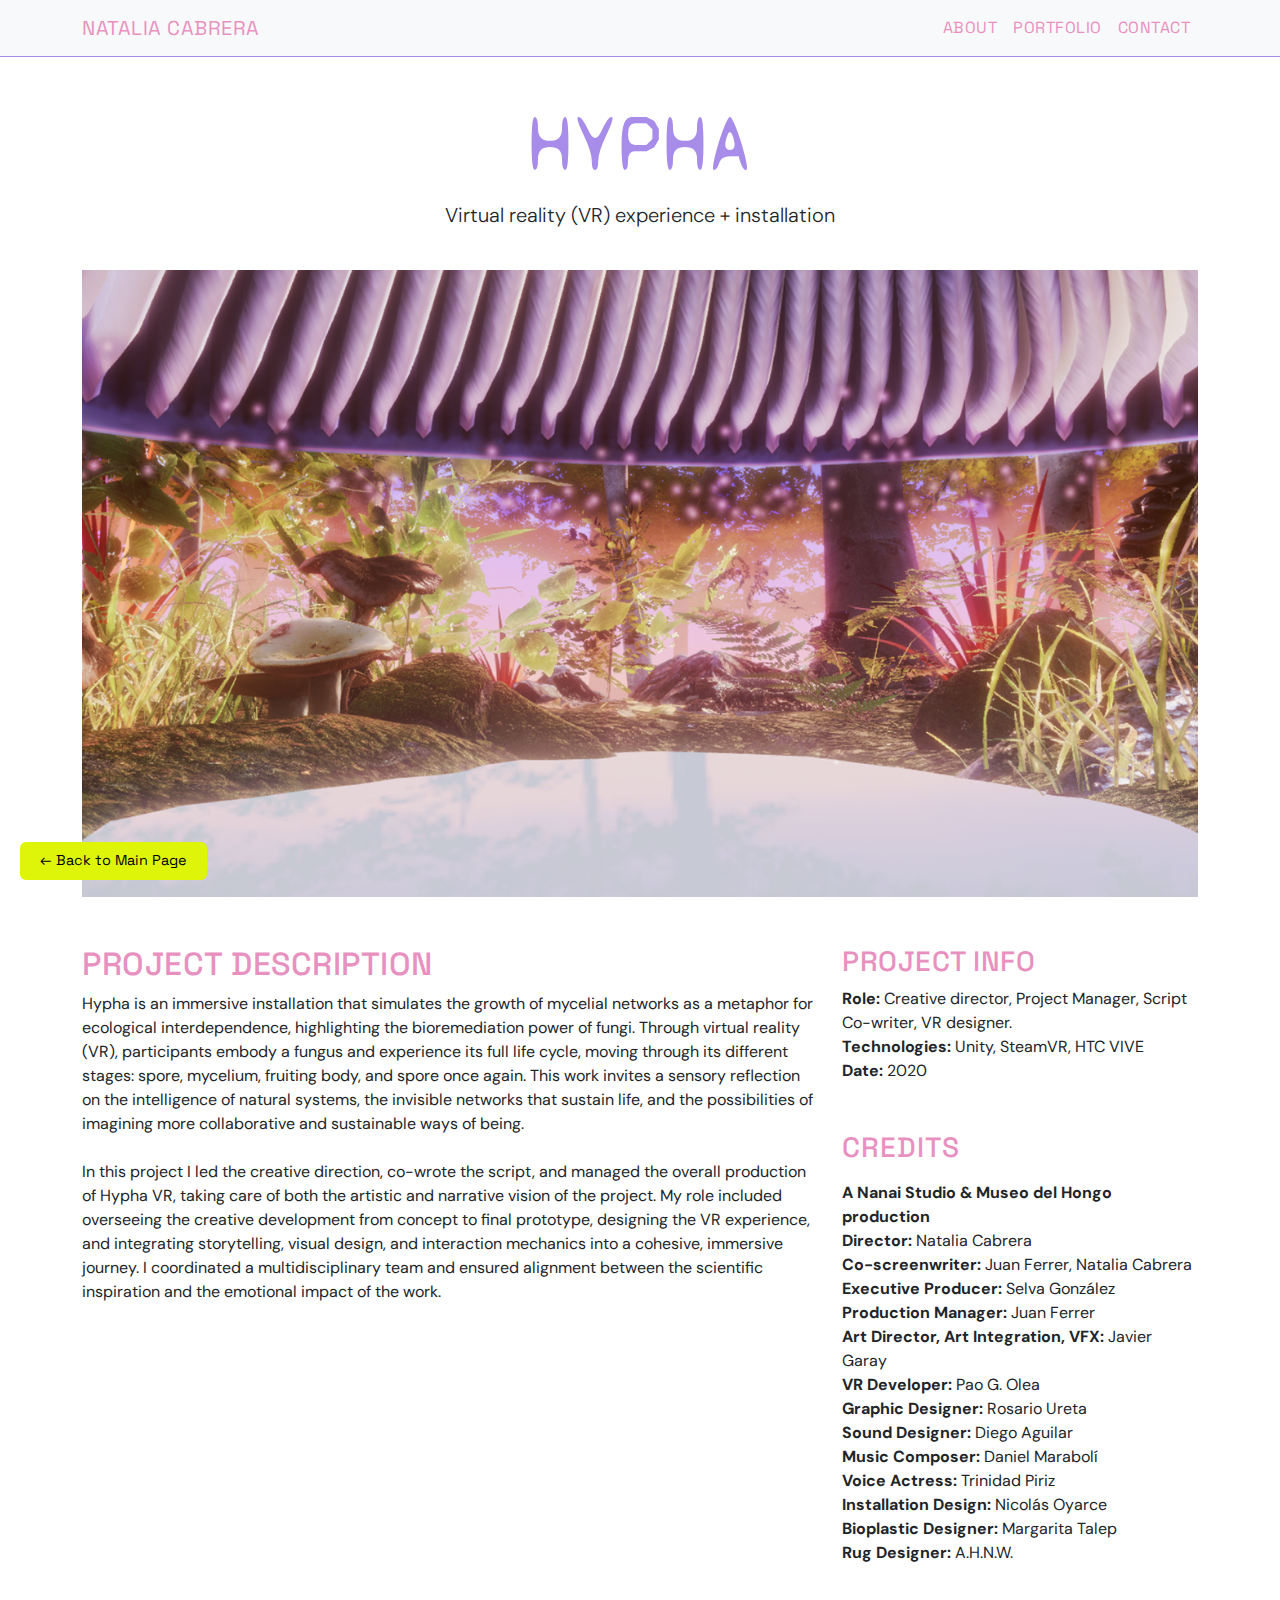
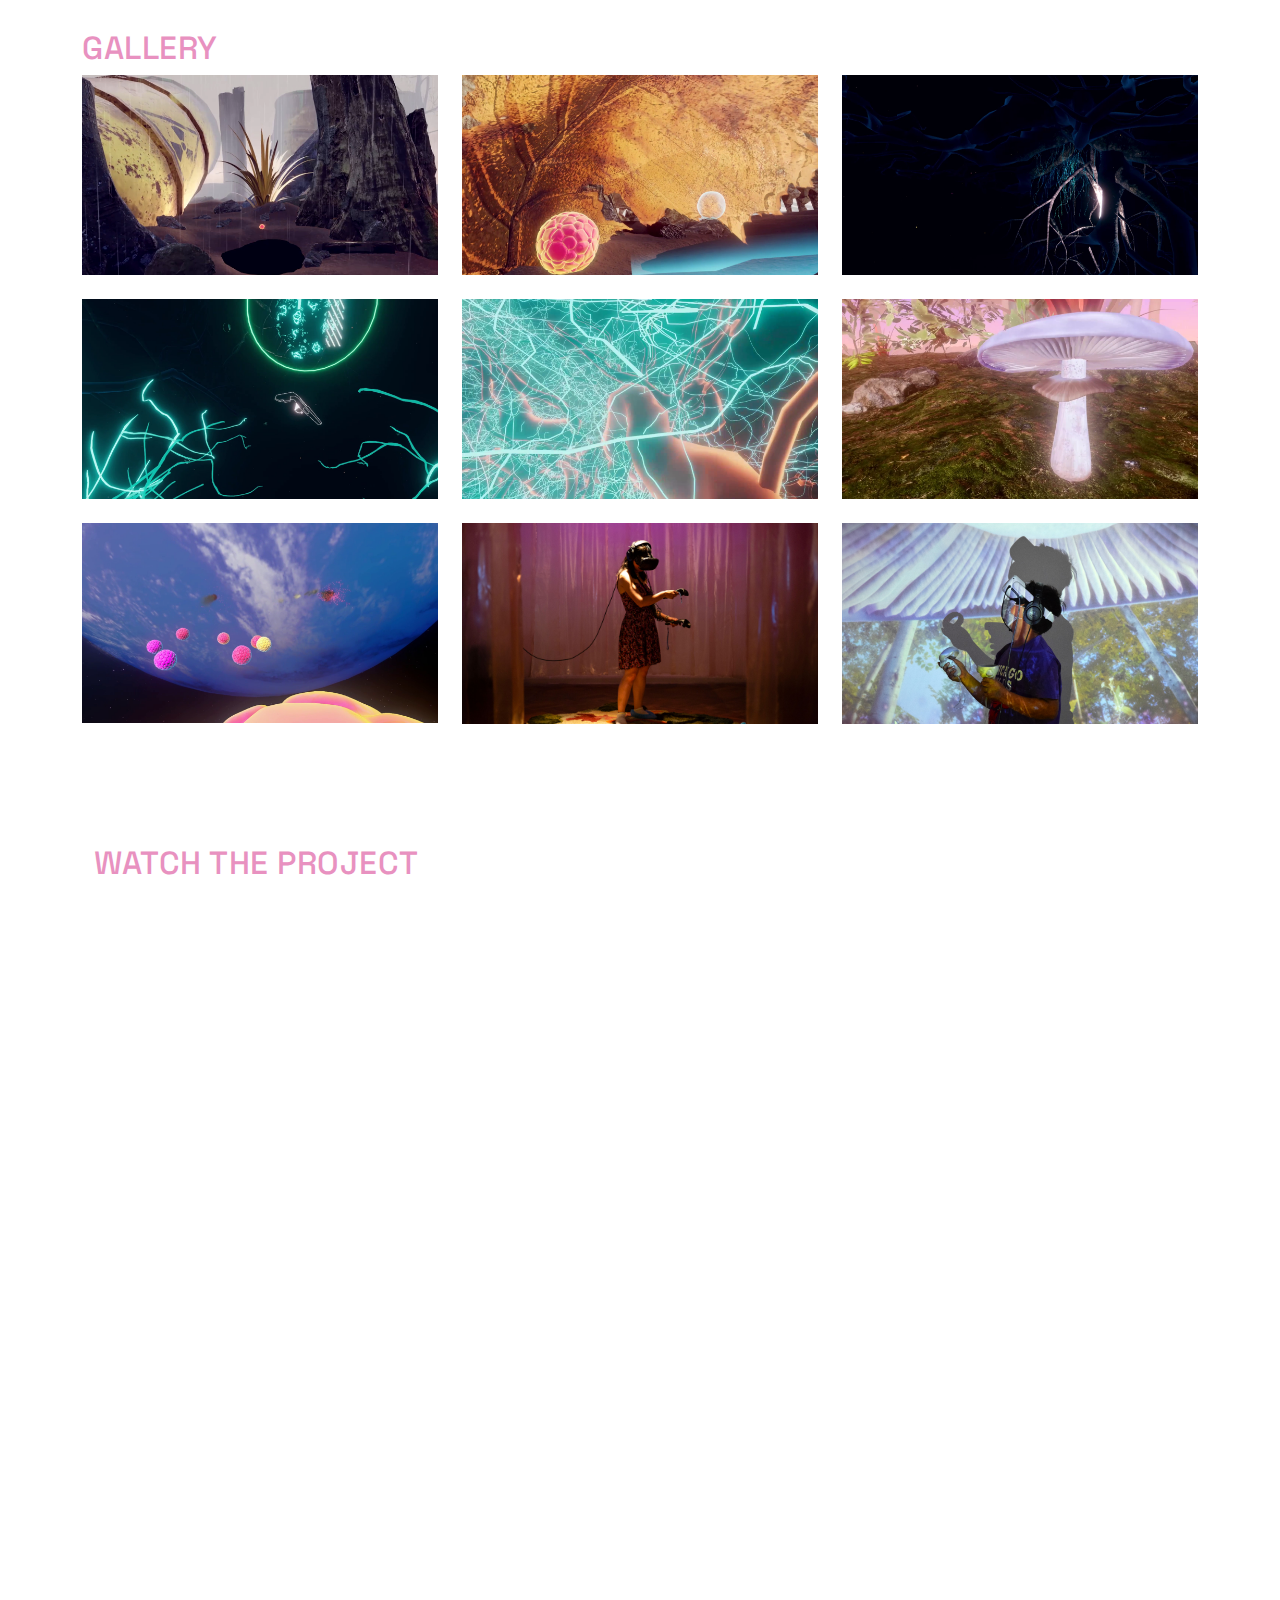
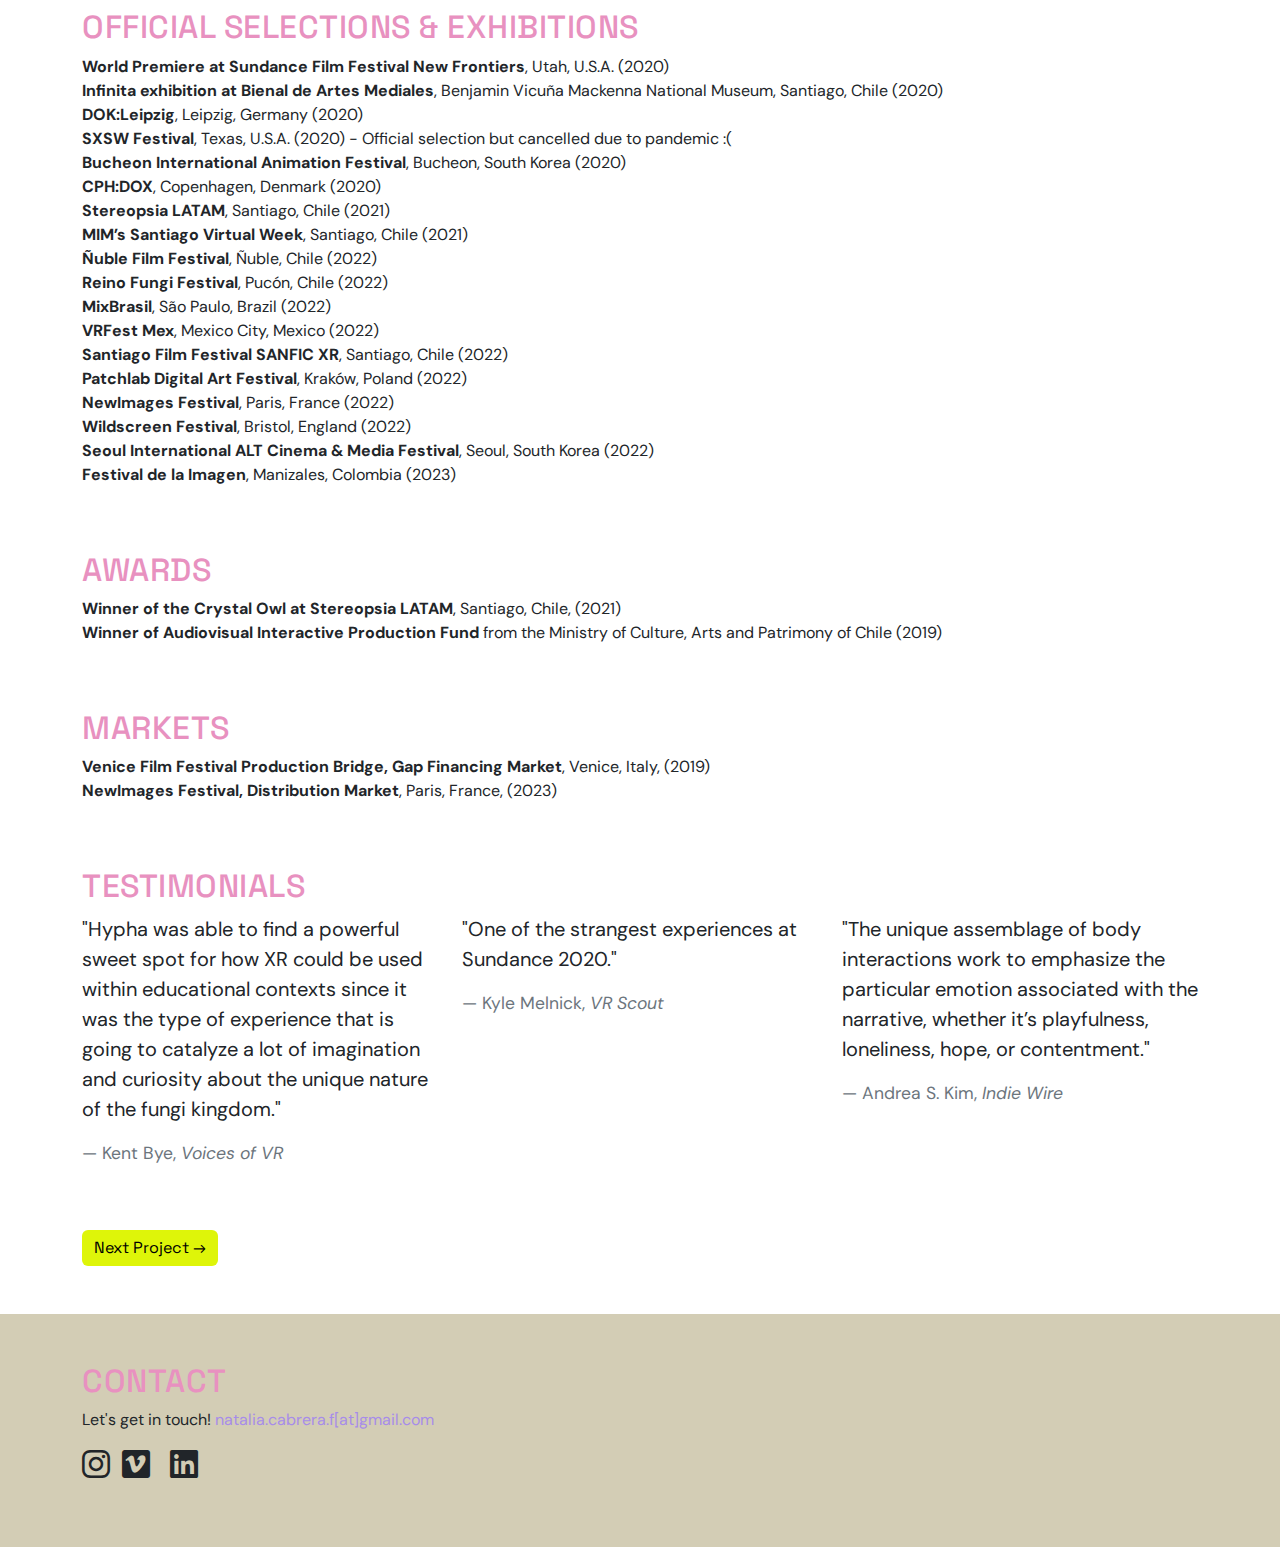
<file: hypha.html>
<!DOCTYPE html>
<html lang="en">
<head>
    <meta charset="UTF-8">
    <meta name="viewport" content="width=device-width, initial-scale=1.0">
    <title>Natalia Cabrera - Portfolio</title>
    <link href="https://cdn.jsdelivr.net/npm/bootstrap@5.3.3/dist/css/bootstrap.min.css" rel="stylesheet">
    <link rel="stylesheet" href="css/styles.css">
    <link rel="stylesheet" href="https://cdnjs.cloudflare.com/ajax/libs/font-awesome/6.5.0/css/all.min.css">

    <!--<script src="https://cdn.jsdelivr.net/npm/p5@1.11.5/lib/p5.js"></script>-->
    <script src="p5/sketch.js"></script>
    <style>
        @import url('https://fonts.googleapis.com/css2?family=Syne+Mono&family=DM+Sans:wght@400;500;700&family=Space+Grotesk:wght@400;600;700&display=swap');
    </style>
        
</head>

<!-- Project Page Template -->

<!-- Menu -->
<nav id="navbar" class="navbar navbar-expand-lg navbar-light bg-light fixed-top">
  <div class="container">
      <a class="navbar-brand" href="#">Natalia Cabrera</a>
      <button class="navbar-toggler" type="button" data-bs-toggle="collapse" data-bs-target="#navContent">
          <span class="navbar-toggler-icon"></span>
      </button>
      <div class="collapse navbar-collapse" id="navContent">
          <ul class="navbar-nav ms-auto">
              <li class="nav-item"><a class="nav-link" href="index.html#about">About</a></li>
              <li class="nav-item"><a class="nav-link" href="index.html#portfolio">Portfolio</a></li>
              <li class="nav-item"><a class="nav-link" href="index.html#contact">Contact</a></li>
          </ul>
      </div>
  </div>
</nav>

<section class="container py-5 mt-5">
    <!-- Project Header -->
    <div class="row mb-4">
      <div class="col-12 text-center">
        <h1 class="display-1 project-title">Hypha</h1>
        <p class="lead">Virtual reality (VR) experience + installation</p>
      </div>
    </div>
  
    <!-- Main Image -->
    <div class="row mb-5">
      <div class="col-12">
        <img src="img/Hypha_7.png" class="img-fluid w-100" alt="Main project image">
      </div>
    </div>
  
    <!-- Project Details -->
    <div class="row mb-5">
      <div class="col-md-8">
        <h2>Project Description</h2>
        <p>
            Hypha is an immersive installation that simulates the growth of mycelial networks as a metaphor for ecological interdependence, highlighting the bioremediation power of fungi.
            Through virtual reality (VR), participants embody a fungus and experience its full life cycle, moving through its different stages: spore, mycelium, fruiting body, and spore once again.
            This work invites a sensory reflection on the intelligence of natural systems, the invisible networks that sustain life, and the possibilities of imagining more collaborative and sustainable ways of being.
            <br></br>In this project I led the creative direction, co-wrote the script, and managed the overall production of Hypha VR, taking care of both the artistic and narrative vision of the project. My role included overseeing the creative development from concept to final prototype, designing the VR experience, and integrating storytelling, visual design, and interaction mechanics into a cohesive, immersive journey. I coordinated a multidisciplinary team and ensured alignment between the scientific inspiration and the emotional impact of the work.<br></br>
            
        </p>
      </div>
      <div class="col-md-4 ">
        <h3>Project Info</h3>
        <ul class="list-unstyled">
          <li><strong>Role:</strong> Creative director, Project Manager, Script Co-writer, VR designer.</li>
          <li><strong>Technologies:</strong> Unity, SteamVR, HTC VIVE</li>
          <li><strong>Date:</strong> 2020</li>
        </ul>
        <h3 class="section-title mt-5">Credits</h3>
        <ul class="list-unstyled">
          <li><strong>A Nanai Studio & Museo del Hongo production</strong></li>
          <li><strong>Director:</strong> Natalia Cabrera</li>
          <li><strong>Co-screenwriter:</strong> Juan Ferrer, Natalia Cabrera</li>
          <li><strong>Executive Producer:</strong> Selva González</li>
          <li><strong>Production Manager:</strong> Juan Ferrer</li>
          <li><strong>Art Director, Art Integration, VFX:</strong> Javier Garay</li>
          <li><strong>VR Developer:</strong> Pao G. Olea</li>
          <li><strong>Graphic Designer:</strong> Rosario Ureta</li>
          <li><strong>Sound Designer:</strong> Diego Aguilar</li>
          <li><strong>Music Composer:</strong> Daniel Marabolí</li>
          <li><strong>Voice Actress:</strong> Trinidad Piriz</li>
          <li><strong>Installation Design:</strong> Nicolás Oyarce</li>
          <li><strong>Bioplastic Designer:</strong> Margarita Talep</li>
          <li><strong>Rug Designer:</strong> A.H.N.W.</li>
        </ul>
    
      </div>
    </div>
  
    <!-- Additional Images -->
    <div class="row mb-5">
      <div class="col-12">
        <h2>Gallery</h2>
      </div>
      <div class="col-md-4 mb-4">
        <img src="img/Hypha_2.png" class="img-fluid" alt="Project image 1">
      </div>
      <div class="col-md-4 mb-4">
        <img src="img/Hypha_3.png" class="img-fluid" alt="Project image 2">
      </div>
      <div class="col-md-4 mb-4">
        <img src="img/Hypha_4.png" class="img-fluid" alt="Project image 3">
      </div>
      <div class="col-md-4 mb-4">
        <img src="img/Hypha_5.png" class="img-fluid" alt="Project image 3">
      </div>
      <div class="col-md-4 mb-4">
        <img src="img/Hypha_6.png" class="img-fluid" alt="Project image 3">
      </div>
      <div class="col-md-4 mb-4">
        <img src="img/Hypha_8.png" class="img-fluid" alt="Project image 3">
      </div>
      <div class="col-md-4 mb-4">
        <img src="img/Hypha_1.png" class="img-fluid" alt="Project image 3">
      </div>
      <div class="col-md-4 mb-4">
        <img src="img/Hypha_installation.jpg" class="img-fluid" alt="Project image 3">
      </div>
      <div class="col-md-4 mb-4">
        <img src="img/Hypha_nuble.JPG" class="img-fluid" alt="Project image 3">
      </div>
      <!-- Add more images as needed -->
    </div>
  
    <!-- Optional: Video Section -->
    <section id="project-video" class="container my-5">
        <h2 class="mb-3">Watch the Project</h2>
        <div class="ratio ratio-16x9">
          <iframe 
            src="https://player.vimeo.com/video/563410724" 
            title="Project Video"
            allow="autoplay; fullscreen; picture-in-picture" 
            allowfullscreen>
          </iframe>
        </div>
      </section>

    <!-- Showcased At / Exhibitions Section -->
    <div class="row mb-5">
        <div class="col-12">
        <h2>Official Selections & Exhibitions</h2>
        <ul class="list-unstyled">
          <li><strong>World Premiere at Sundance Film Festival New Frontiers</strong>, Utah, U.S.A. (2020)</li>
          <li><strong>Infinita exhibition at Bienal de Artes Mediales</strong>, Benjamin Vicuña Mackenna National Museum, Santiago, Chile (2020)</li>
          <li><strong>DOK:Leipzig</strong>, Leipzig, Germany (2020)</li>
          <li><strong>SXSW Festival</strong>, Texas, U.S.A. (2020) - Official selection but cancelled due to pandemic :(</li>
          <li><strong>Bucheon International Animation Festival</strong>, Bucheon, South Korea (2020)</li>
          <li><strong>CPH:DOX</strong>, Copenhagen, Denmark (2020)</li>
          <li><strong>Stereopsia LATAM</strong>, Santiago, Chile (2021)</li>
          <li><strong>MIM’s Santiago Virtual Week</strong>, Santiago, Chile (2021)</li>
          <li><strong>Ñuble Film Festival</strong>, Ñuble, Chile (2022)</li>
          <li><strong>Reino Fungi Festival</strong>, Pucón, Chile (2022)</li>
          <li><strong>MixBrasil</strong>, São Paulo, Brazil (2022)</li>
          <li><strong>VRFest Mex</strong>, Mexico City, Mexico (2022)</li>
          <li><strong>Santiago Film Festival SANFIC XR</strong>, Santiago, Chile (2022)</li>
          <li><strong>Patchlab Digital Art Festival</strong>, Kraków, Poland (2022)</li>
          <li><strong>NewImages Festival</strong>, Paris, France (2022)</li>
          <li><strong>Wildscreen Festival</strong>, Bristol, England (2022)</li>
          <li><strong>Seoul International ALT Cinema & Media Festival</strong>, Seoul, South Korea (2022)</li>
          <li><strong>Festival de la Imagen</strong>, Manizales, Colombia (2023)</li>

            <!-- Add more entries as needed -->
        </ul>
        </div>
    </div>

        <!-- Awards -->
        <div class="row mb-5">
          <div class="col-12">
          <h2>Awards</h2>
          <ul class="list-unstyled">
              <li><strong>Winner of the Crystal Owl at Stereopsia LATAM</strong>, Santiago, Chile, (2021)</li>
              <li><strong>Winner of Audiovisual Interactive Production Fund</strong> from the Ministry of Culture, Arts and Patrimony of Chile (2019)</li>
              <!-- Add more entries as needed -->
          </ul>
          </div>
      </div>

        <!-- Markets -->
        <div class="row mb-5">
          <div class="col-12">
          <h2>Markets</h2>
          <ul class="list-unstyled">
              <li><strong>Venice Film Festival Production Bridge, Gap Financing Market</strong>, Venice, Italy, (2019)</li>
              <li><strong>NewImages Festival, Distribution Market</strong>, Paris, France, (2023)</li>
              <!-- Add more entries as needed -->
          </ul>
          </div>
      </div>
    
<!-- Testimonials Section -->
<div class="row mb-5">
  <div class="col-12">
    <h2>Testimonials</h2>
  </div>

  <!-- Testimonial 1 -->
  <div class="col-md-4">
    <blockquote class="blockquote">
      <p class="mb-0">"Hypha was able to find a powerful sweet spot for how XR could be used within educational contexts since it was the type of experience that is going to catalyze a lot of imagination and curiosity about the unique nature of the fungi kingdom."</p>
      <footer class="blockquote-footer">Kent Bye, <cite title="Source Title">Voices of VR</cite></footer>
    </blockquote>
  </div>

  <!-- Testimonial 2 -->
  <div class="col-md-4">
    <blockquote class="blockquote">
      <p class="mb-0">"One of the strangest experiences at Sundance 2020."</p>
      <footer class="blockquote-footer">Kyle Melnick, <cite title="Source Title">VR Scout</cite></footer>
    </blockquote>
  </div>

  <!-- Testimonial 3 -->
  <div class="col-md-4">
    <blockquote class="blockquote">
      <p class="mb-0">"The unique assemblage of body interactions work to emphasize the particular emotion associated with the narrative, whether it’s playfulness, loneliness, hope, or contentment."</p>
      <footer class="blockquote-footer">Andrea S. Kim, <cite title="Source Title">Indie Wire</cite></footer>
    </blockquote>
  </div>
</div>

  
    <!-- Navigation Buttons -->
    <div class="row">
      <!-- previous project button div class="col-6 text-left">
        <a href="profiles-of-the-disposed.html" class="btn btn-outline-primary">&larr; Previous Project</a>
      </div> -->
      <div class="col-6 text-right">
        <a href="memorial-rocas-ar.html" class="btn btn-outline-primary">Next Project &rarr;</a>
      </div>
    </div>
    <a href="index.html" class="btn floating-back-btn">← Back to Main Page</a>
  </section>

  <!-- Contact -->
  <section id="contact" class="contact py-5 ">
    <div class="container">
        <h2>Contact</h2>
        <p>Let's get in touch! <a href="mailto:natalia.cabrera.f@gmail.com">natalia.cabrera.f[at]gmail.com</a>

        <p><a href="https://instagram.com/natalianonatalia" target="_blank" class="text-dark">
          <i class="fab fa-instagram fa-2x"></i>
        </a>
        <a href="https://vimeo.com/nataliacabrera" target="_blank" class="mx-2 text-dark">
          <i class="fab fa-vimeo fa-2x"></i>
        </a>
        <a href="https://linkedin.com/in/natalia-cabrera" target="_blank" class="mx-2 text-dark">
          <i class="fab fa-linkedin fa-2x"></i>
        </a>    </p>
    </div>
</section>

  <!--nav bar animation-->
<script src="https://cdn.jsdelivr.net/npm/bootstrap@5.3.3/dist/js/bootstrap.bundle.min.js"></script>
<script src="js/script.js"></script>
<script>
    let lastScrollTop = 0;
    const navbar = document.getElementById("navbar");
    const scrollThreshold = 300; // Adjust this value as needed
  
    window.addEventListener("scroll", function () {
      const scrollTop = window.pageYOffset || document.documentElement.scrollTop;
  
      if (scrollTop > lastScrollTop && scrollTop > scrollThreshold) {
        // Scrolling down past threshold
        navbar.style.top = `-${navbar.offsetHeight}px`;
      } else if (scrollTop + window.innerHeight < document.body.scrollHeight) {
        // Scrolling up
        navbar.style.top = "0";
      }
  
      lastScrollTop = scrollTop <= 0 ? 0 : scrollTop;
    });
  </script>

</html>
</file>
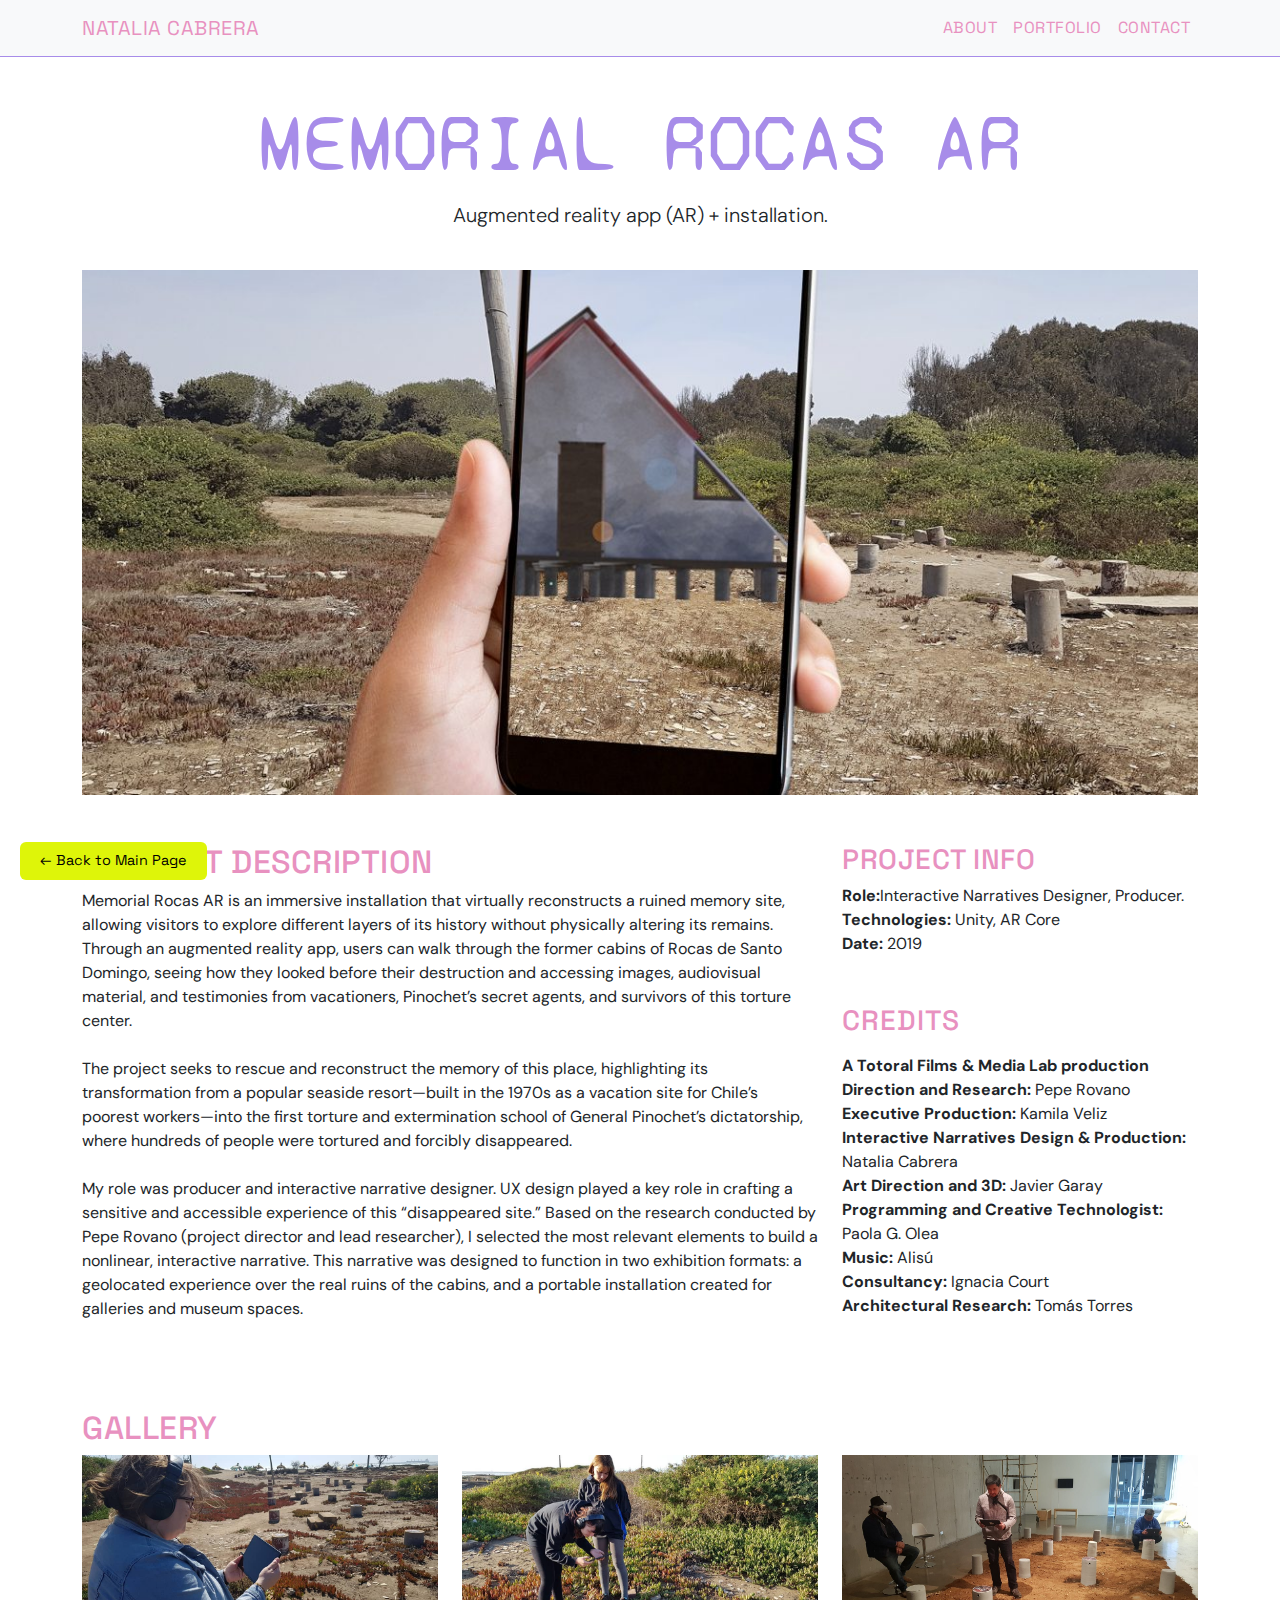
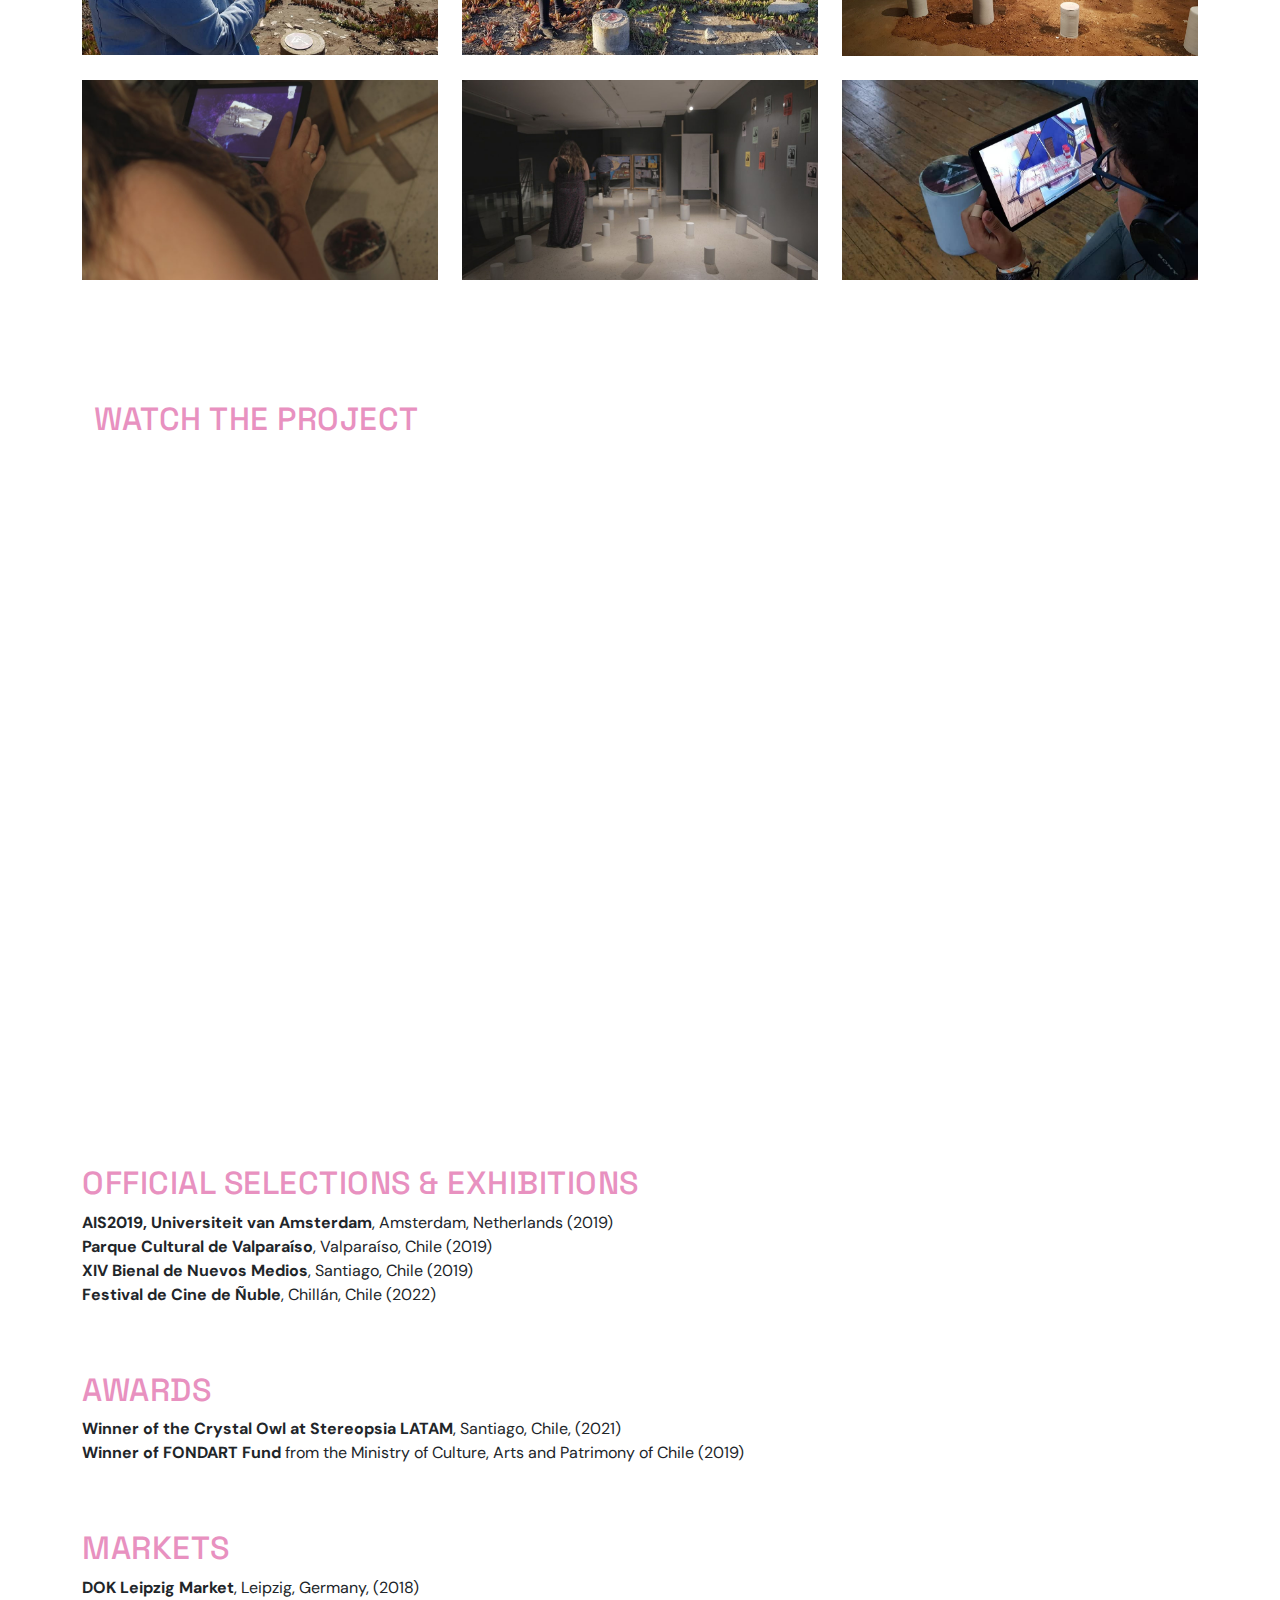
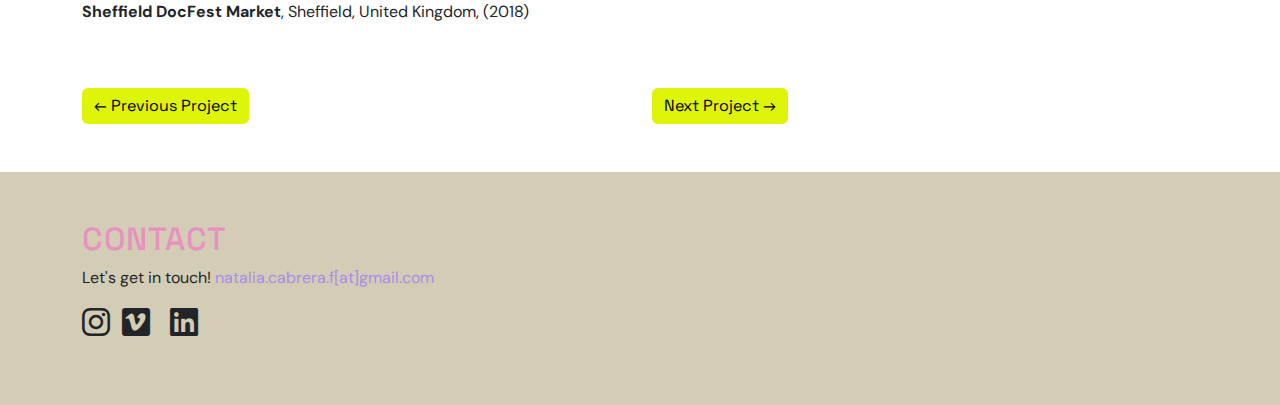
<file: memorial-rocas-ar.html>
<!DOCTYPE html>
<html lang="en">
<head>
    <meta charset="UTF-8">
    <meta name="viewport" content="width=device-width, initial-scale=1.0">
    <title>Natalia Cabrera - Portfolio</title>
    <link href="https://cdn.jsdelivr.net/npm/bootstrap@5.3.3/dist/css/bootstrap.min.css" rel="stylesheet">
    <link rel="stylesheet" href="css/styles.css">
    <link rel="stylesheet" href="https://cdnjs.cloudflare.com/ajax/libs/font-awesome/6.5.0/css/all.min.css">
    <!--<script src="https://cdn.jsdelivr.net/npm/p5@1.11.5/lib/p5.js"></script>-->
    <script src="p5/sketch.js"></script>
    <style>
        @import url('https://fonts.googleapis.com/css2?family=Syne+Mono&family=DM+Sans:wght@400;500;700&family=Space+Grotesk:wght@400;600;700&display=swap');
    </style>
        
</head>

<!-- Project Page Template -->

<!-- Menu -->
<nav id="navbar" class="navbar navbar-expand-lg navbar-light bg-light fixed-top">
  <div class="container">
      <a class="navbar-brand" href="#">Natalia Cabrera</a>
      <button class="navbar-toggler" type="button" data-bs-toggle="collapse" data-bs-target="#navContent">
          <span class="navbar-toggler-icon"></span>
      </button>
      <div class="collapse navbar-collapse" id="navContent">
          <ul class="navbar-nav ms-auto">
              <li class="nav-item"><a class="nav-link" href="index.html#about">About</a></li>
              <li class="nav-item"><a class="nav-link" href="index.html#portfolio">Portfolio</a></li>
              <li class="nav-item"><a class="nav-link" href="index.html#contact">Contact</a></li>
          </ul>
      </div>
  </div>
</nav>

<section class="container py-5 mt-5">
    <!-- Project Header -->
    <div class="row mb-4">
      <div class="col-12 text-center">
        <h1 class="display-1 project-title">Memorial Rocas AR</h1>
        <p class="lead">Augmented reality app (AR) + installation.</p>
      </div>
    </div>
  
    <!-- Main Image -->
    <div class="row mb-5">
      <div class="col-12">
        <img src="img/Memorial-rocas-ar.jpg" class="img-fluid w-100" alt="Main project image">
      </div>
    </div>
  
    <!-- Project Details -->
    <div class="row mb-5">
      <div class="col-md-8">
        <h2>Project Description</h2>
        <p>
          Memorial Rocas AR is an immersive installation that virtually reconstructs a ruined memory site, allowing visitors to explore different layers of its history without physically altering its remains. Through an augmented reality app, users can walk through the former cabins of Rocas de Santo Domingo, seeing how they looked before their destruction and accessing images, audiovisual material, and testimonies from vacationers, Pinochet’s secret agents, and survivors of this torture center.
          <br></br>The project seeks to rescue and reconstruct the memory of this place, highlighting its transformation from a popular seaside resort—built in the 1970s as a vacation site for Chile’s poorest workers—into the first torture and extermination school of General Pinochet’s dictatorship, where hundreds of people were tortured and forcibly disappeared.
          <br></br>My role was producer and interactive narrative designer. UX design played a key role in crafting a sensitive and accessible experience of this “disappeared site.” Based on the research conducted by Pepe Rovano (project director and lead researcher), I selected the most relevant elements to build a nonlinear, interactive narrative. This narrative was designed to function in two exhibition formats: a geolocated experience over the real ruins of the cabins, and a portable installation created for galleries and museum spaces.
          <br></br>
            
        </p>
      </div>
      <div class="col-md-4 ">
        <h3>Project Info</h3>
        <ul class="list-unstyled">
          <li><strong>Role:</strong>Interactive Narratives Designer, Producer.</li>
          <li><strong>Technologies:</strong> Unity, AR Core</li>
          <li><strong>Date:</strong> 2019</li>
        </ul>
        <h3 class="section-title mt-5">Credits</h3>
        <ul class="list-unstyled">
          <li><strong>A Totoral Films & Media Lab production</strong></li>
          <li><strong>Direction and Research:</strong> Pepe Rovano</li>
          <li><strong>Executive Production:</strong> Kamila Veliz</li>
          <li><strong>Interactive Narratives Design & Production:</strong> Natalia Cabrera</li>
          <li><strong>Art Direction and 3D:</strong> Javier Garay</li>
          <li><strong>Programming and Creative Technologist:</strong> Paola G. Olea</li>
          <li><strong>Music:</strong> Alisú</li>
          <li><strong>Consultancy:</strong> Ignacia Court</li>
          <li><strong>Architectural Research:</strong> Tomás Torres</li>
        </ul>
    
      </div>
    </div>
  
    <!-- Additional Images -->
    <div class="row mb-5">
      <div class="col-12">
        <h2>Gallery</h2>
      </div>
      <div class="col-md-4 mb-4">
        <img src="img/Memorial_rocas_ar_6.jpg" class="img-fluid" alt="Project image 3">
      </div>
      <div class="col-md-4 mb-4">
        <img src="img/Memorial_rocas_ar_5.jpg" class="img-fluid" alt="Project image 3">
      </div>
      <div class="col-md-4 mb-4">
        <img src="img/Memorial-rocas-ar-1.jpeg" class="img-fluid" alt="Project image 2">
      </div>
      <div class="col-md-4 mb-4">
        <img src="img/Memorial-rocas-ar-2.jpg" class="img-fluid" alt="Project image 1">
      </div>

      <div class="col-md-4 mb-4">
        <img src="img/Memorial-rocas-ar-3.jpg" class="img-fluid" alt="Project image 3">
      </div>
      <div class="col-md-4 mb-4">
        <img src="img/Memorial_rocas_ar_4.jpg" class="img-fluid" alt="Project image 3">
      </div>


      <!-- Add more images as needed -->
    </div>
  
    <!-- Optional: Video Section -->
    <section id="project-video" class="container my-5">
        <h2 class="mb-3">Watch the Project</h2>
        <div class="ratio ratio-16x9">
          <iframe 
            src="https://www.youtube.com/embed/_MRoYNfmgzU" 
            title="Project Video"
            allow="autoplay; fullscreen; picture-in-picture" 
            allowfullscreen>
          </iframe>
        </div>
      </section>

    <!-- Showcased At / Exhibitions Section -->
    <div class="row mb-5">
        <div class="col-12">
        <h2>Official Selections & Exhibitions</h2>
        <ul class="list-unstyled">
          <li><strong>AIS2019, Universiteit van Amsterdam</strong>, Amsterdam, Netherlands (2019)</li>
          <li><strong>Parque Cultural de Valparaíso</strong>, Valparaíso, Chile (2019)</li>
          <li><strong>XIV Bienal de Nuevos Medios</strong>, Santiago, Chile (2019)</li>
          <li><strong>Festival de Cine de Ñuble</strong>, Chillán, Chile (2022)</li>

            <!-- Add more entries as needed -->
        </ul>
        </div>
    </div>

        <!-- Awards -->
        <div class="row mb-5">
          <div class="col-12">
          <h2>Awards</h2>
          <ul class="list-unstyled">
              <li><strong>Winner of the Crystal Owl at Stereopsia LATAM</strong>, Santiago, Chile, (2021)</li>
              <li><strong>Winner of FONDART Fund</strong> from the Ministry of Culture, Arts and Patrimony of Chile (2019)</li>
              <!-- Add more entries as needed -->
          </ul>
          </div>
      </div>

        <!-- Markets -->
        <div class="row mb-5">
          <div class="col-12">
          <h2>Markets</h2>
          <ul class="list-unstyled">
              <li><strong>DOK Leipzig Market</strong>, Leipzig, Germany, (2018)</li>
              <li><strong>Sheffield DocFest Market</strong>, Sheffield, United Kingdom, (2018)</li>
              <!-- Add more entries as needed -->
          </ul>
          </div>
      </div>
    
<!-- Testimonials Section 
<div class="row mb-5">
  <div class="col-12">
    <h2>Testimonials</h2>
  </div>-->

  <!-- Testimonial 1 
  <div class="col-md-4">
    <blockquote class="blockquote">
      <p class="mb-0">"Hypha was able to find a powerful sweet spot for how XR could be used within educational contexts since it was the type of experience that is going to catalyze a lot of imagination and curiosity about the unique nature of the fungi kingdom."</p>
      <footer class="blockquote-footer">Kent Bye, <cite title="Source Title">Voices of VR</cite></footer>
    </blockquote>
  </div>-->

  <!-- Testimonial 2 
  <div class="col-md-4">
    <blockquote class="blockquote">
      <p class="mb-0">"One of the strangest experiences at Sundance 2020."</p>
      <footer class="blockquote-footer">Kyle Melnick, <cite title="Source Title">VR Scout</cite></footer>
    </blockquote>
  </div>
-->
  <!-- Testimonial 3 
  <div class="col-md-4">
    <blockquote class="blockquote">
      <p class="mb-0">"The unique assemblage of body interactions work to emphasize the particular emotion associated with the narrative, whether it’s playfulness, loneliness, hope, or contentment."</p>
      <footer class="blockquote-footer">Andrea S. Kim, <cite title="Source Title">Indie Wire</cite></footer>
    </blockquote>
  </div>
</div>
-->
  
    <!-- Navigation Buttons -->
    <div class="row">
      <div class="col-6 text-left">
        <a href="hypha.html" class="btn btn-outline-primary">&larr; Previous Project</a>
      </div>
      <div class="col-6 text-right">
        <a href="symbiotica-vol1.html" class="btn btn-outline-primary">Next Project &rarr;</a>
      </div>
    </div>
    <a href="index.html" class="btn floating-back-btn">← Back to Main Page</a>
  </section>

  <!-- Contact -->
  <section id="contact" class="contact py-5 ">
    <div class="container">
        <h2>Contact</h2>
        <p>Let's get in touch! <a href="mailto:natalia.cabrera.f@gmail.com">natalia.cabrera.f[at]gmail.com</a>

        <p><a href="https://instagram.com/natalianonatalia" target="_blank" class="text-dark">
          <i class="fab fa-instagram fa-2x"></i>
        </a>
        <a href="https://vimeo.com/nataliacabrera" target="_blank" class="mx-2 text-dark">
          <i class="fab fa-vimeo fa-2x"></i>
        </a>
        <a href="https://linkedin.com/in/natalia-cabrera" target="_blank" class="mx-2 text-dark">
          <i class="fab fa-linkedin fa-2x"></i>
        </a>    </p>
    </div>
</section>

  <!--nav bar animation-->
<script src="https://cdn.jsdelivr.net/npm/bootstrap@5.3.3/dist/js/bootstrap.bundle.min.js"></script>
<script src="js/script.js"></script>
<script>
    let lastScrollTop = 0;
    const navbar = document.getElementById("navbar");
    const scrollThreshold = 300; // Adjust this value as needed
  
    window.addEventListener("scroll", function () {
      const scrollTop = window.pageYOffset || document.documentElement.scrollTop;
  
      if (scrollTop > lastScrollTop && scrollTop > scrollThreshold) {
        // Scrolling down past threshold
        navbar.style.top = `-${navbar.offsetHeight}px`;
      } else if (scrollTop + window.innerHeight < document.body.scrollHeight) {
        // Scrolling up
        navbar.style.top = "0";
      }
  
      lastScrollTop = scrollTop <= 0 ? 0 : scrollTop;
    });
  </script>
</html>
</file>
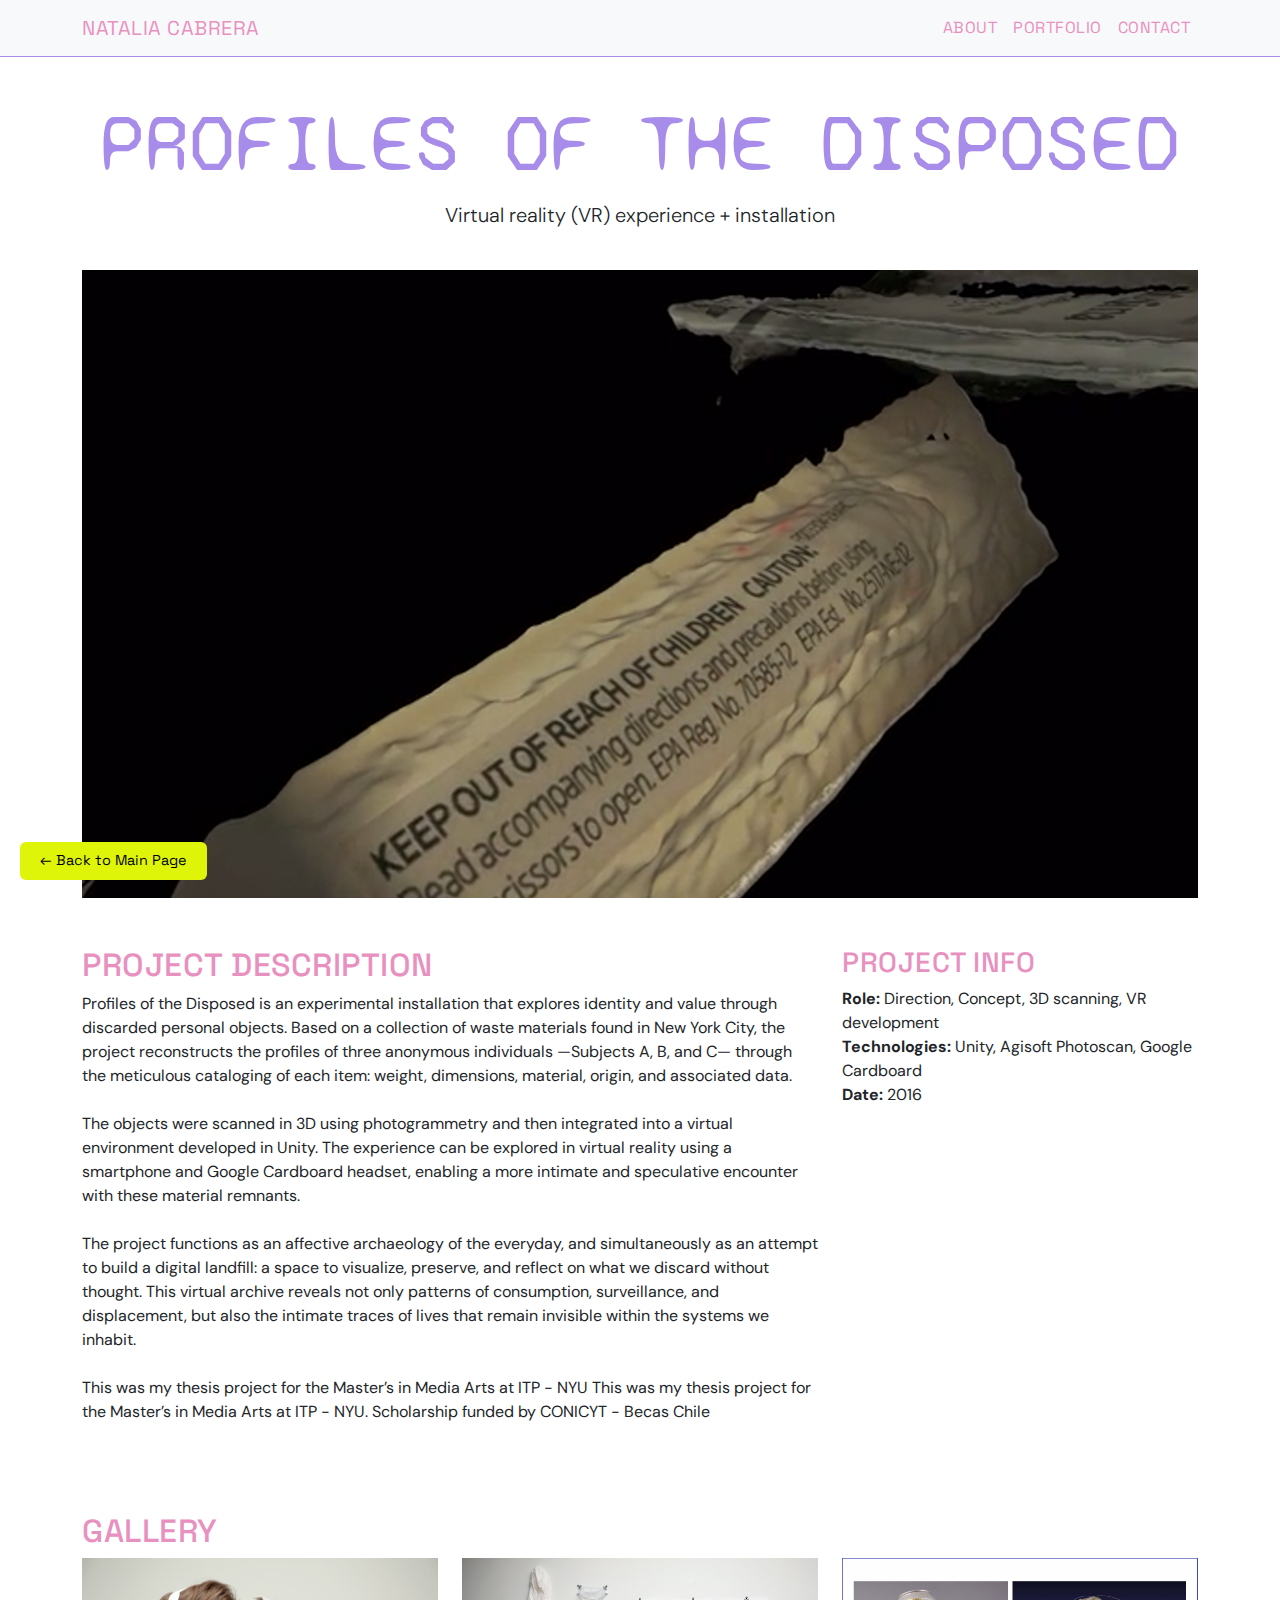
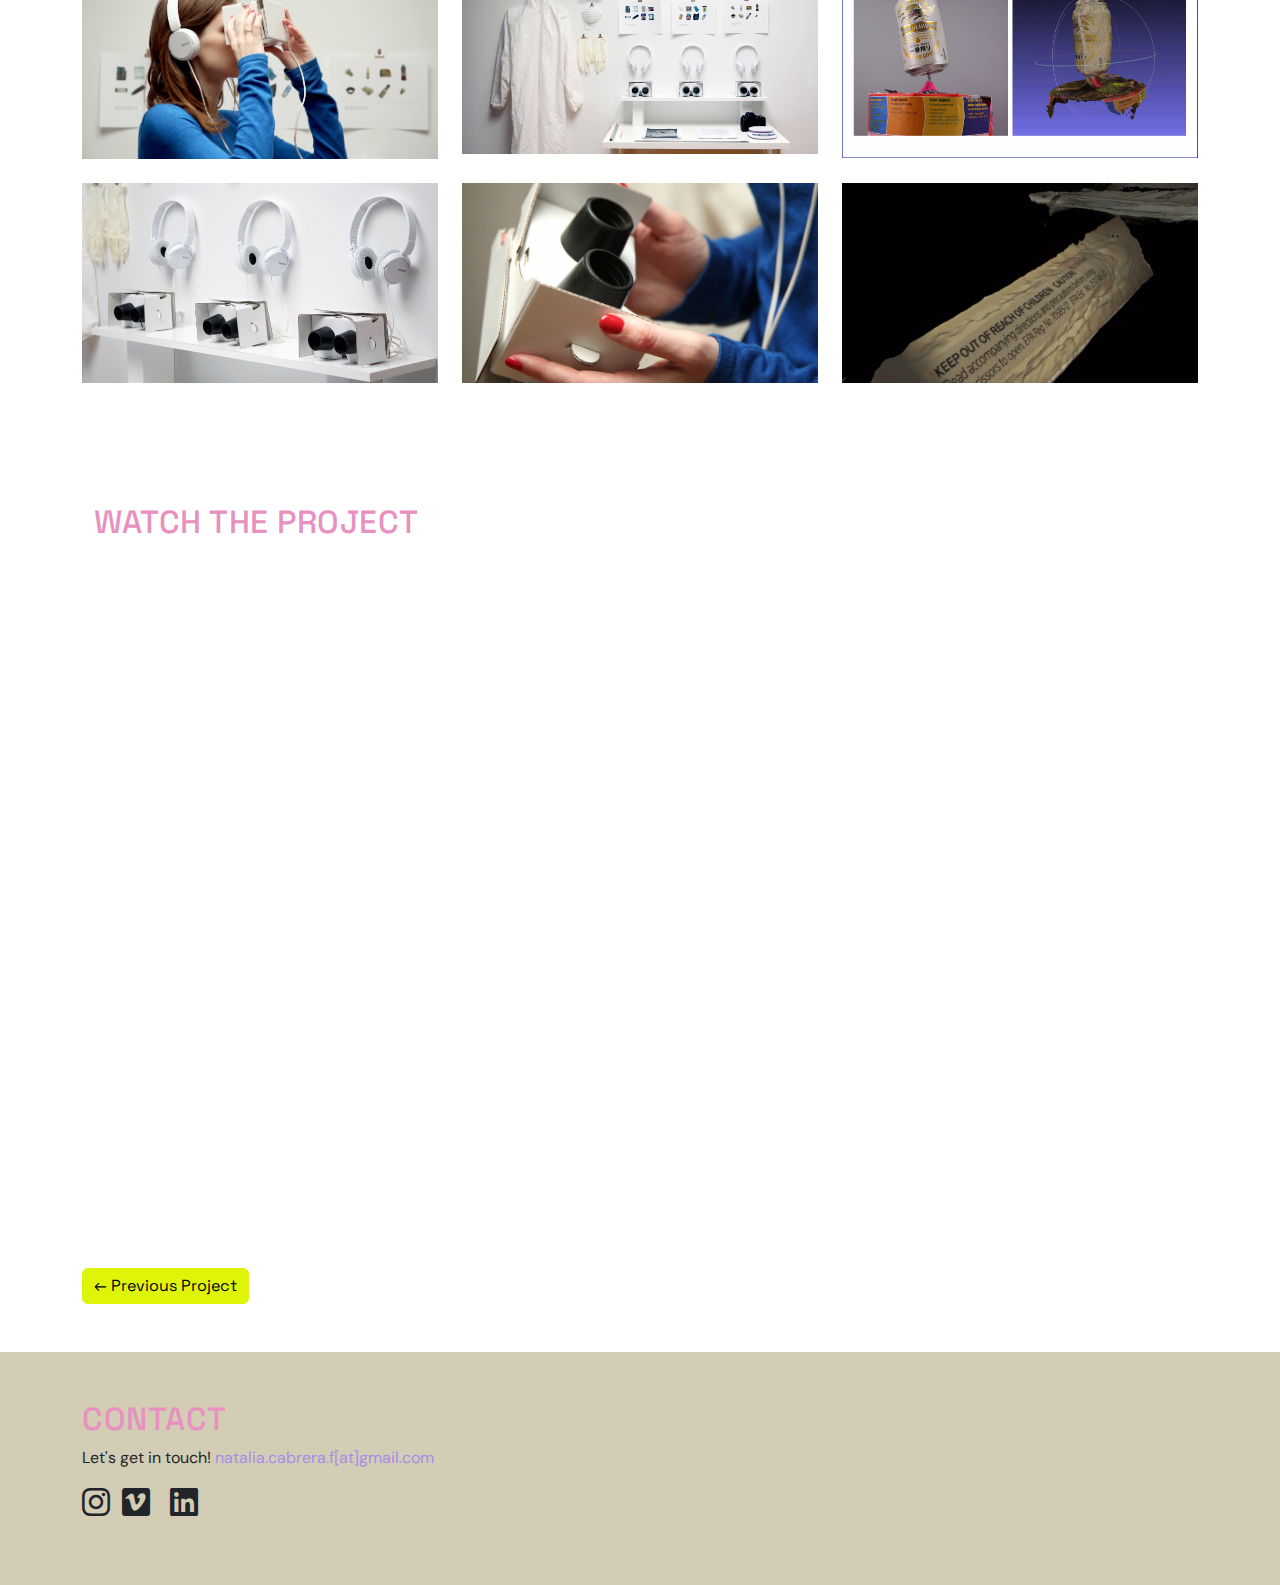
<file: profiles-of-the-disposed.html>
<!DOCTYPE html>
<html lang="en">
<head>
    <meta charset="UTF-8">
    <meta name="viewport" content="width=device-width, initial-scale=1.0">
    <title>Natalia Cabrera - Portfolio</title>
    <link href="https://cdn.jsdelivr.net/npm/bootstrap@5.3.3/dist/css/bootstrap.min.css" rel="stylesheet">
    <link rel="stylesheet" href="css/styles.css">
    <link rel="stylesheet" href="https://cdnjs.cloudflare.com/ajax/libs/font-awesome/6.5.0/css/all.min.css">

    <!--<script src="https://cdn.jsdelivr.net/npm/p5@1.11.5/lib/p5.js"></script>-->
    <script src="p5/sketch.js"></script>
    <style>
        @import url('https://fonts.googleapis.com/css2?family=Syne+Mono&family=DM+Sans:wght@400;500;700&family=Space+Grotesk:wght@400;600;700&display=swap');
    </style>
        
</head>

<!-- Project Page Template -->

<!-- Menu -->
<nav id="navbar" class="navbar navbar-expand-lg navbar-light bg-light fixed-top">
  <div class="container">
      <a class="navbar-brand" href="#">Natalia Cabrera</a>
      <button class="navbar-toggler" type="button" data-bs-toggle="collapse" data-bs-target="#navContent">
          <span class="navbar-toggler-icon"></span>
      </button>
      <div class="collapse navbar-collapse" id="navContent">
          <ul class="navbar-nav ms-auto">
              <li class="nav-item"><a class="nav-link" href="index.html#about">About</a></li>
              <li class="nav-item"><a class="nav-link" href="index.html#portfolio">Portfolio</a></li>
              <li class="nav-item"><a class="nav-link" href="index.html#contact">Contact</a></li>
          </ul>
      </div>
  </div>
</nav>

<section class="container py-5 mt-5">
    <!-- Project Header -->
    <div class="row mb-4">
      <div class="col-12 text-center">
        <h1 class="display-1 project-title">Profiles of the Disposed</h1>
        <p class="lead">Virtual reality (VR) experience + installation</p>
      </div>
    </div>
  
    <!-- Main Image -->
    <div class="row mb-5">
      <div class="col-12">
        <img src="img/profiles_of_the_disposed_2.png" class="img-fluid w-100" alt="Main project image">
      </div>
    </div>
  
    <!-- Project Details -->
    <div class="row mb-5">
      <div class="col-md-8">
        <h2>Project Description</h2>
        <p>
          Profiles of the Disposed is an experimental installation that explores identity and value through discarded personal objects. Based on a collection of waste materials found in New York City, the project reconstructs the profiles of three anonymous individuals —Subjects A, B, and C— through the meticulous cataloging of each item: weight, dimensions, material, origin, and associated data.
          <br></br>The objects were scanned in 3D using photogrammetry and then integrated into a virtual environment developed in Unity. The experience can be explored in virtual reality using a smartphone and Google Cardboard headset, enabling a more intimate and speculative encounter with these material remnants.
          <br></br>The project functions as an affective archaeology of the everyday, and simultaneously as an attempt to build a digital landfill: a space to visualize, preserve, and reflect on what we discard without thought. This virtual archive reveals not only patterns of consumption, surveillance, and displacement, but also the intimate traces of lives that remain invisible within the systems we inhabit.
          <br></br>This was my thesis project for the Master’s in Media Arts at ITP - NYU This was my thesis project for the Master’s in Media Arts at ITP - NYU. Scholarship funded by CONICYT - Becas Chile
          <br></br>
            
        </p>
      </div>
      <div class="col-md-4 ">
        <h3>Project Info</h3>
        <ul class="list-unstyled">
          <li><strong>Role:</strong> Direction, Concept, 3D scanning, VR development</li>
          <li><strong>Technologies:</strong> Unity, Agisoft Photoscan, Google Cardboard</li>
          <li><strong>Date:</strong> 2016</li>
        </ul>
        <!-- Additional Images
        <h3 class="section-title mt-5">Credits</h3>
        <ul class="list-unstyled">
            <li><strong>Co-creators:</strong> Natalia Cabrera, Juan Ferrer</li>
            <li><strong>Executive Producer:</strong> Selva González</li>
            <li><strong>Screenwriter, Art Director:</strong> Juan Ferrer</li>
            <li><strong>Creative Technologist:</strong> Natalia Cabrera</li>
            <li><strong>Voice Actress and Music Composer:</strong> AnaRosa Ibáñez</li>
            <li><strong>Scientific Advisors:</strong> Fungi Foundation, Giuliana Furci, Alejandro Huereca</li>
        </ul>
         -->
    
      </div>
    </div>
  
    <!-- Additional Images -->
    <div class="row mb-5">
      <div class="col-12">
        <h2>Gallery</h2>
      </div>
      <div class="col-md-4 mb-4">
        <img src="img/profiles_of_the_disposed.jpg" class="img-fluid" alt="Project image 3">
      </div>
      <div class="col-md-4 mb-4">
        <img src="img/Profiles-of-the-disposed.jpg" class="img-fluid" alt="Project image 1">
      </div>
      <div class="col-md-4 mb-4">
        <img src="img/profiles_of_the_disposed_1.jpg" class="img-fluid" alt="Project image 2">
      </div>
      <div class="col-md-4 mb-4">
        <img src="img/profiles_of_the_disposed_3.png" class="img-fluid" alt="Project image 2">
      </div>
      <div class="col-md-4 mb-4">
        <img src="img/profiles_of_the_disposed_4.png" class="img-fluid" alt="Project image 2">
      </div>
      <div class="col-md-4 mb-4">
        <img src="img/profiles_of_the_disposed_2.png" class="img-fluid" alt="Project image 2">
      </div>



      <!-- Add more images as needed -->
    </div>
  
    <!-- Optional: Video Section -->
    <section id="project-video" class="container my-5">
        <h2 class="mb-3">Watch the Project</h2>
        <div class="ratio ratio-16x9">
          <iframe 
            src="https://player.vimeo.com/video/165631143" 
            title="Project Video"
            allow="autoplay; fullscreen; picture-in-picture" 
            allowfullscreen>
          </iframe>
        </div>
      </section>

    <!-- Showcased At / Exhibitions Section 
    <div class="row mb-5">
        <div class="col-12">
        <h2>Exhibitions</h2>
        <ul class="list-unstyled">
            <li><strong>Mesh Festival</strong>, Basel, Switzerland (2024)</li>
            <li><strong>MixBrasil</strong>, Sao Paulo, Brazil (2024)</li>
          </ul>

            <!-- Add more entries as needed 
        </ul>
        </div>
    </div>

        <!-- Awards 
        <div class="row mb-5">
          <div class="col-12">
          <h2>Awards</h2>
          <ul class="list-unstyled">
              <li><strong>Winner of Business Development Fundd</strong> from the Ministry of Culture, Arts and Patrimony of Chile (2022)</li>
              <li><strong>Spatial Affairs Residency</strong>, Museum of Art & Photography, Bangalore, India (2024)</li>
               
              <!-- Add more entries as needed 
          </ul>
          </div>
      </div>

        <!-- Markets 
        <div class="row mb-5">
          <div class="col-12">
          <h2>Markets</h2>
          <ul class="list-unstyled">
              <li><strong>NewImages Festival, Distribution Market</strong>, Paris, France, (2022)</li>
              <li><strong>DOK:Leipzig, Exchange</strong>, Leipzig, Germany (2020)</li>

              <!-- Add more entries as needed 
          </ul>
          </div>
      </div>
          -->
    
<!-- Testimonials Section 
<div class="row mb-5">
  <div class="col-12">
    <h2>Testimonials</h2>
  </div>

  <!-- Testimonial 1 
  <div class="col-md-4">
    <blockquote class="blockquote">
      <p class="mb-0">"Hypha was able to find a powerful sweet spot for how XR could be used within educational contexts since it was the type of experience that is going to catalyze a lot of imagination and curiosity about the unique nature of the fungi kingdom."</p>
      <footer class="blockquote-footer">Kent Bye, <cite title="Source Title">Voices of VR</cite></footer>
    </blockquote>
  </div>

   Testimonial 2 
  <div class="col-md-4">
    <blockquote class="blockquote">
      <p class="mb-0">"One of the strangest experiences at Sundance 2020."</p>
      <footer class="blockquote-footer">Kyle Melnick, <cite title="Source Title">VR Scout</cite></footer>
    </blockquote>
  </div>

    Testimonial 3 
  <div class="col-md-4">
    <blockquote class="blockquote">
      <p class="mb-0">"The unique assemblage of body interactions work to emphasize the particular emotion associated with the narrative, whether it’s playfulness, loneliness, hope, or contentment."</p>
      <footer class="blockquote-footer">Andrea S. Kim, <cite title="Source Title">Indie Wire</cite></footer>
    </blockquote>
  </div>
</div>

-->
    <!-- Navigation Buttons -->
    <div class="row">
      <!-- previous project button--> 
      
      <div class="col-6 text-left">
        <a href="symbiotica-vol2.html" class="btn btn-outline-primary">&larr; Previous Project</a>
      </div> 
      <!-- next project button
      <div class="col-6 text-right">
        <a href="symbiotica-vol2.html" class="btn btn-outline-primary">Next Project &rarr;</a>
      </div>--> 
    </div>
    <a href="index.html" class="btn floating-back-btn">← Back to Main Page</a>
  </section>

  <!-- Contact -->
  <section id="contact" class="contact py-5 ">
    <div class="container">
        <h2>Contact</h2>
        <p>Let's get in touch! <a href="mailto:natalia.cabrera.f@gmail.com">natalia.cabrera.f[at]gmail.com</a>

        <p><a href="https://instagram.com/natalianonatalia" target="_blank" class="text-dark">
          <i class="fab fa-instagram fa-2x"></i>
        </a>
        <a href="https://vimeo.com/nataliacabrera" target="_blank" class="mx-2 text-dark">
          <i class="fab fa-vimeo fa-2x"></i>
        </a>
        <a href="https://linkedin.com/in/natalia-cabrera" target="_blank" class="mx-2 text-dark">
          <i class="fab fa-linkedin fa-2x"></i>
        </a>    </p>
    </div>
</section>

  <!--nav bar animation-->
<script src="https://cdn.jsdelivr.net/npm/bootstrap@5.3.3/dist/js/bootstrap.bundle.min.js"></script>
<script src="js/script.js"></script>
<script>
    let lastScrollTop = 0;
    const navbar = document.getElementById("navbar");
    const scrollThreshold = 300; // Adjust this value as needed
  
    window.addEventListener("scroll", function () {
      const scrollTop = window.pageYOffset || document.documentElement.scrollTop;
  
      if (scrollTop > lastScrollTop && scrollTop > scrollThreshold) {
        // Scrolling down past threshold
        navbar.style.top = `-${navbar.offsetHeight}px`;
      } else if (scrollTop + window.innerHeight < document.body.scrollHeight) {
        // Scrolling up
        navbar.style.top = "0";
      }
  
      lastScrollTop = scrollTop <= 0 ? 0 : scrollTop;
    });
  </script>

</html>
</file>
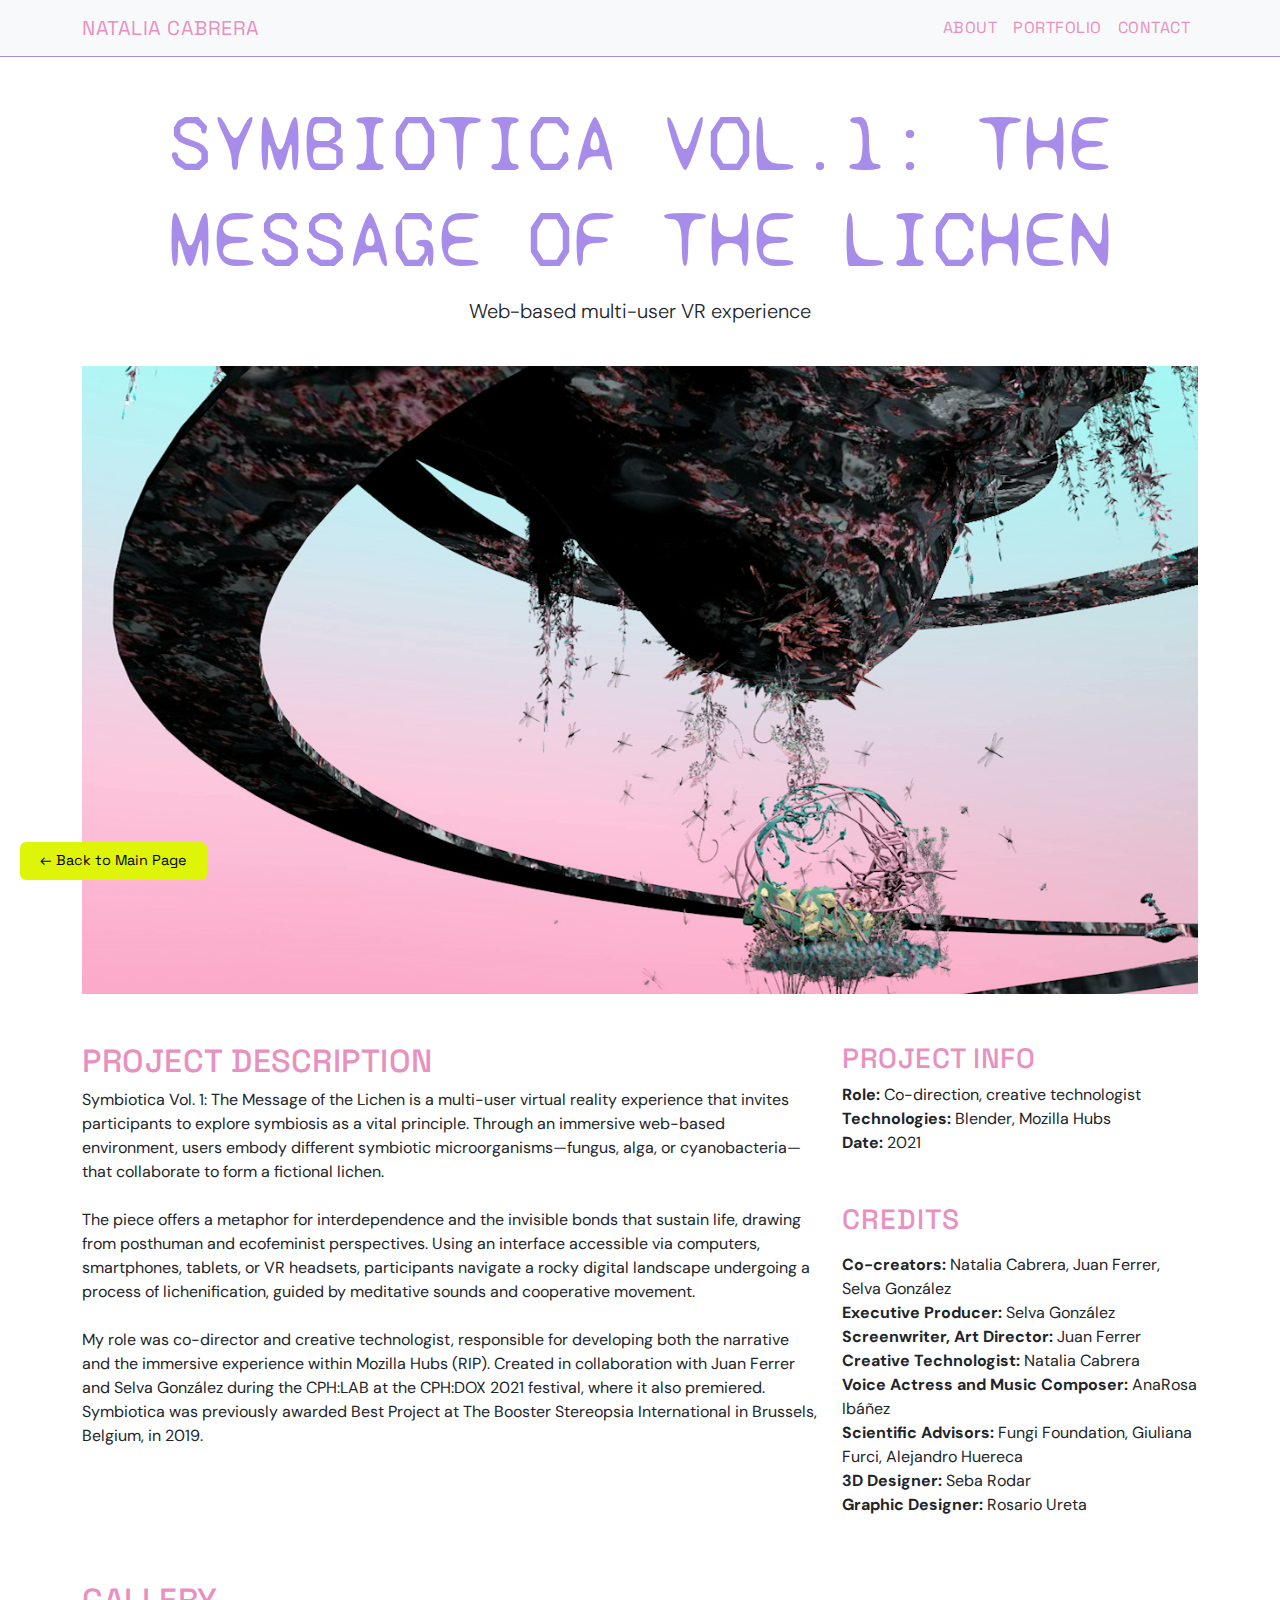
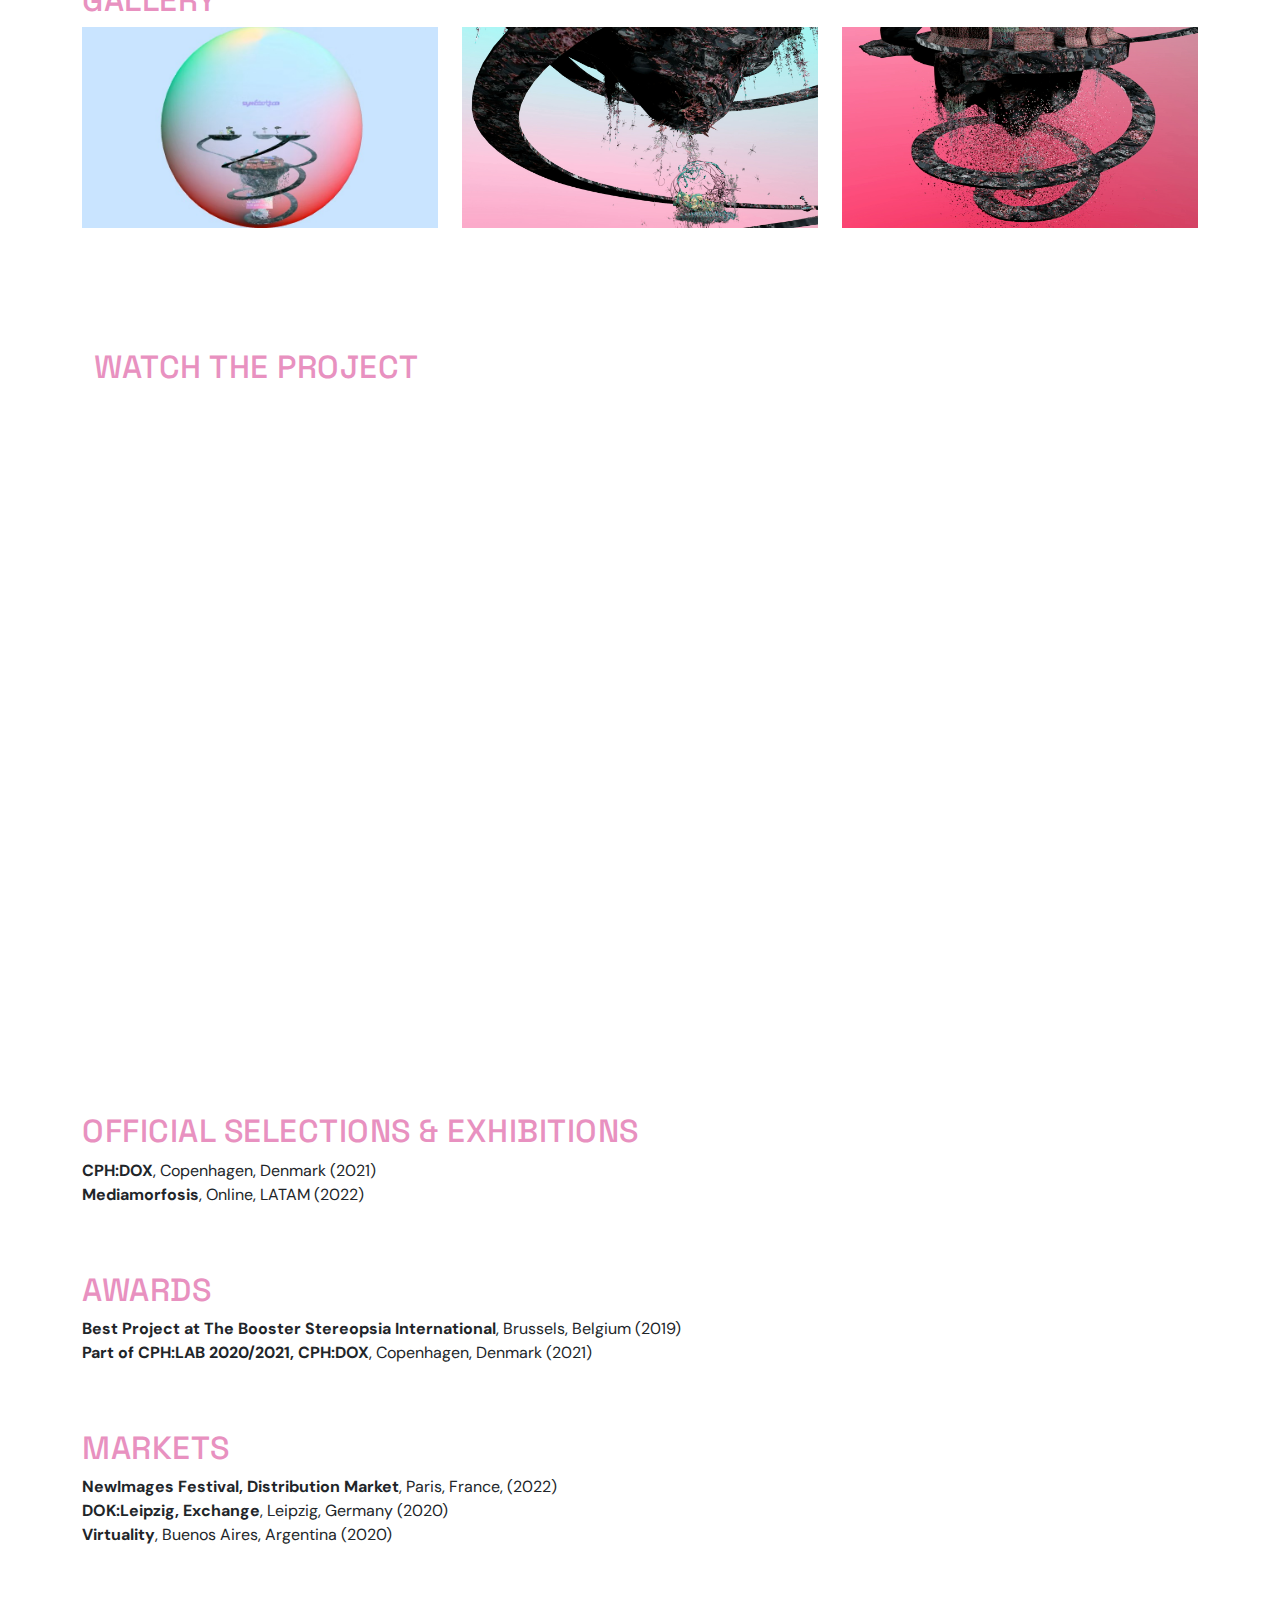
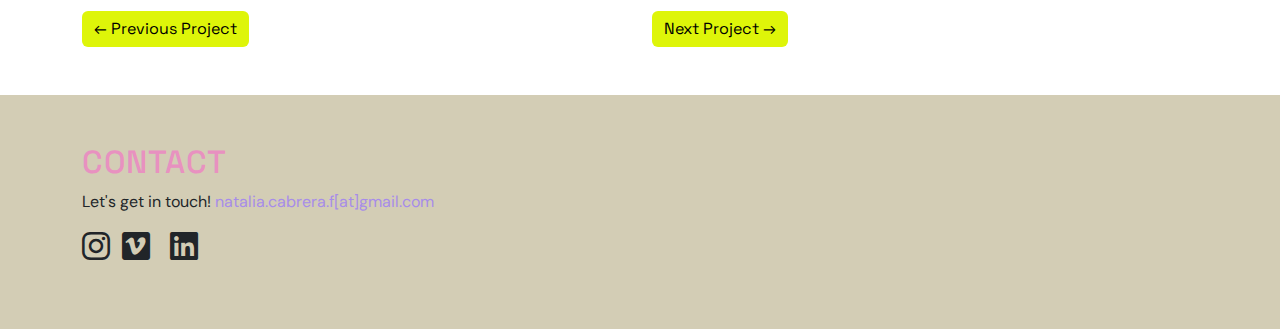
<file: symbiotica-vol1.html>
<!DOCTYPE html>
<html lang="en">
<head>
    <meta charset="UTF-8">
    <meta name="viewport" content="width=device-width, initial-scale=1.0">
    <title>Natalia Cabrera - Portfolio</title>
    <link href="https://cdn.jsdelivr.net/npm/bootstrap@5.3.3/dist/css/bootstrap.min.css" rel="stylesheet">
    <link rel="stylesheet" href="css/styles.css">
    <link rel="stylesheet" href="https://cdnjs.cloudflare.com/ajax/libs/font-awesome/6.5.0/css/all.min.css">

    <!--<script src="https://cdn.jsdelivr.net/npm/p5@1.11.5/lib/p5.js"></script>-->
    <script src="p5/sketch.js"></script>
    <style>
        @import url('https://fonts.googleapis.com/css2?family=Syne+Mono&family=DM+Sans:wght@400;500;700&family=Space+Grotesk:wght@400;600;700&display=swap');
    </style>
        
</head>

<!-- Project Page Template -->

<!-- Menu -->
<nav id="navbar" class="navbar navbar-expand-lg navbar-light bg-light fixed-top">
  <div class="container">
      <a class="navbar-brand" href="#">Natalia Cabrera</a>
      <button class="navbar-toggler" type="button" data-bs-toggle="collapse" data-bs-target="#navContent">
          <span class="navbar-toggler-icon"></span>
      </button>
      <div class="collapse navbar-collapse" id="navContent">
          <ul class="navbar-nav ms-auto">
              <li class="nav-item"><a class="nav-link" href="index.html#about">About</a></li>
              <li class="nav-item"><a class="nav-link" href="index.html#portfolio">Portfolio</a></li>
              <li class="nav-item"><a class="nav-link" href="index.html#contact">Contact</a></li>
          </ul>
      </div>
  </div>
</nav>

<section class="container py-5 mt-5">
    <!-- Project Header -->
    <div class="row mb-4">
      <div class="col-12 text-center">
        <h1 class="display-1 project-title">Symbiotica Vol.1: The Message of the Lichen</h1>
        <p class="lead">Web-based multi-user VR experience </p>
      </div>
    </div>
  
    <!-- Main Image -->
    <div class="row mb-5">
      <div class="col-12">
        <img src="img/Symbiotica-vol1-1.jpg" class="img-fluid w-100" alt="Main project image">
      </div>
    </div>
  
    <!-- Project Details -->
    <div class="row mb-5">
      <div class="col-md-8">
        <h2>Project Description</h2>
        <p>
            Symbiotica Vol. 1: The Message of the Lichen is a multi-user virtual reality experience that invites participants to explore symbiosis as a vital principle. Through an immersive web-based environment, users embody different symbiotic microorganisms—fungus, alga, or cyanobacteria—that collaborate to form a fictional lichen.
            <br></br>The piece offers a metaphor for interdependence and the invisible bonds that sustain life, drawing from posthuman and ecofeminist perspectives. Using an interface accessible via computers, smartphones, tablets, or VR headsets, participants navigate a rocky digital landscape undergoing a process of lichenification, guided by meditative sounds and cooperative movement.
            <br></br>My role was co-director and creative technologist, responsible for developing both the narrative and the immersive experience within Mozilla Hubs (RIP). Created in collaboration with Juan Ferrer and Selva González during the CPH:LAB at the CPH:DOX 2021 festival, where it also premiered. Symbiotica was previously awarded Best Project at The Booster Stereopsia International in Brussels, Belgium, in 2019.
            <br></br>
            
        </p>
      </div>
      <div class="col-md-4 ">
        <h3>Project Info</h3>
        <ul class="list-unstyled">
          <li><strong>Role:</strong> Co-direction, creative technologist</li>
          <li><strong>Technologies:</strong> Blender, Mozilla Hubs</li>
          <li><strong>Date:</strong> 2021</li>
        </ul>
        <h3 class="section-title mt-5">Credits</h3>
        <ul class="list-unstyled">
            <li><strong>Co-creators:</strong> Natalia Cabrera, Juan Ferrer, Selva González</li>
            <li><strong>Executive Producer:</strong> Selva González</li>
            <li><strong>Screenwriter, Art Director:</strong> Juan Ferrer</li>
            <li><strong>Creative Technologist:</strong> Natalia Cabrera</li>
            <li><strong>Voice Actress and Music Composer:</strong> AnaRosa Ibáñez</li>
            <li><strong>Scientific Advisors:</strong> Fungi Foundation, Giuliana Furci, Alejandro Huereca</li>
            <li><strong>3D Designer:</strong> Seba Rodar</li>
            <li><strong>Graphic Designer:</strong> Rosario Ureta</li>
          </ul>
    
      </div>
    </div>
  
    <!-- Additional Images -->
    <div class="row mb-5">
      <div class="col-12">
        <h2>Gallery</h2>
      </div>
      <div class="col-md-4 mb-4">
        <img src="img/Symbiotica-vol1-4.jpg" class="img-fluid" alt="Project image 3">
      </div>
      <div class="col-md-4 mb-4">
        <img src="img/Symbiotica-vol1-1.jpg" class="img-fluid" alt="Project image 1">
      </div>
      <div class="col-md-4 mb-4">
        <img src="img/Symbiotica-vol1-2.jpg" class="img-fluid" alt="Project image 2">
      </div>


      <!-- Add more images as needed -->
    </div>
  
    <!-- Optional: Video Section -->
    <section id="project-video" class="container my-5">
        <h2 class="mb-3">Watch the Project</h2>
        <div class="ratio ratio-16x9">
          <iframe 
            src="https://player.vimeo.com/video/943035869" 
            title="Project Video"
            allow="autoplay; fullscreen; picture-in-picture" 
            allowfullscreen>
          </iframe>
        </div>
      </section>

    <!-- Showcased At / Exhibitions Section -->
    <div class="row mb-5">
        <div class="col-12">
        <h2>Official Selections & Exhibitions</h2>
        <ul class="list-unstyled">
            <li><strong>CPH:DOX</strong>, Copenhagen, Denmark (2021)</li>
            <li><strong>Mediamorfosis</strong>, Online, LATAM (2022)</li>
          </ul>

            <!-- Add more entries as needed -->
        </ul>
        </div>
    </div>

        <!-- Awards -->
        <div class="row mb-5">
          <div class="col-12">
          <h2>Awards</h2>
          <ul class="list-unstyled">
                <li><strong>Best Project at The Booster Stereopsia International</strong>, Brussels, Belgium (2019)</li>
                <li><strong>Part of CPH:LAB 2020/2021, CPH:DOX</strong>, Copenhagen, Denmark (2021)</li>
                <!-- Add more entries as needed -->
          </ul>
          </div>
      </div>

        <!-- Markets -->
        <div class="row mb-5">
          <div class="col-12">
          <h2>Markets</h2>
          <ul class="list-unstyled">
              <li><strong>NewImages Festival, Distribution Market</strong>, Paris, France, (2022)</li>
              <li><strong>DOK:Leipzig, Exchange</strong>, Leipzig, Germany (2020)</li>
              <li><strong>Virtuality</strong>, Buenos Aires, Argentina (2020)</li>


              <!-- Add more entries as needed -->
          </ul>
          </div>
      </div>
    
<!-- Testimonials Section 
<div class="row mb-5">
  <div class="col-12">
    <h2>Testimonials</h2>
  </div>

  <!-- Testimonial 1 
  <div class="col-md-4">
    <blockquote class="blockquote">
      <p class="mb-0">"Hypha was able to find a powerful sweet spot for how XR could be used within educational contexts since it was the type of experience that is going to catalyze a lot of imagination and curiosity about the unique nature of the fungi kingdom."</p>
      <footer class="blockquote-footer">Kent Bye, <cite title="Source Title">Voices of VR</cite></footer>
    </blockquote>
  </div>

   Testimonial 2 
  <div class="col-md-4">
    <blockquote class="blockquote">
      <p class="mb-0">"One of the strangest experiences at Sundance 2020."</p>
      <footer class="blockquote-footer">Kyle Melnick, <cite title="Source Title">VR Scout</cite></footer>
    </blockquote>
  </div>

    Testimonial 3 
  <div class="col-md-4">
    <blockquote class="blockquote">
      <p class="mb-0">"The unique assemblage of body interactions work to emphasize the particular emotion associated with the narrative, whether it’s playfulness, loneliness, hope, or contentment."</p>
      <footer class="blockquote-footer">Andrea S. Kim, <cite title="Source Title">Indie Wire</cite></footer>
    </blockquote>
  </div>
</div>

-->
    <!-- Navigation Buttons -->
    <div class="row">
      <!-- previous project button--> 
      
      <div class="col-6 text-left">
        <a href="memorial-rocas-ar.html" class="btn btn-outline-primary">&larr; Previous Project</a>
      </div> 
      <!-- next project button--> 
      <div class="col-6 text-right">
        <a href="symbiotica-vol2.html" class="btn btn-outline-primary">Next Project &rarr;</a>
      </div>
    </div>
    <a href="index.html" class="btn floating-back-btn">← Back to Main Page</a>
  </section>

  <!-- Contact -->
  <section id="contact" class="contact py-5 ">
    <div class="container">
        <h2>Contact</h2>
        <p>Let's get in touch! <a href="mailto:natalia.cabrera.f@gmail.com">natalia.cabrera.f[at]gmail.com</a>

        <p><a href="https://instagram.com/natalianonatalia" target="_blank" class="text-dark">
          <i class="fab fa-instagram fa-2x"></i>
        </a>
        <a href="https://vimeo.com/nataliacabrera" target="_blank" class="mx-2 text-dark">
          <i class="fab fa-vimeo fa-2x"></i>
        </a>
        <a href="https://linkedin.com/in/natalia-cabrera" target="_blank" class="mx-2 text-dark">
          <i class="fab fa-linkedin fa-2x"></i>
        </a>    </p>
    </div>
</section>

  <!--nav bar animation-->
<script src="https://cdn.jsdelivr.net/npm/bootstrap@5.3.3/dist/js/bootstrap.bundle.min.js"></script>
<script src="js/script.js"></script>
<script>
    let lastScrollTop = 0;
    const navbar = document.getElementById("navbar");
    const scrollThreshold = 300; // Adjust this value as needed
  
    window.addEventListener("scroll", function () {
      const scrollTop = window.pageYOffset || document.documentElement.scrollTop;
  
      if (scrollTop > lastScrollTop && scrollTop > scrollThreshold) {
        // Scrolling down past threshold
        navbar.style.top = `-${navbar.offsetHeight}px`;
      } else if (scrollTop + window.innerHeight < document.body.scrollHeight) {
        // Scrolling up
        navbar.style.top = "0";
      }
  
      lastScrollTop = scrollTop <= 0 ? 0 : scrollTop;
    });
  </script>

</html>
</file>
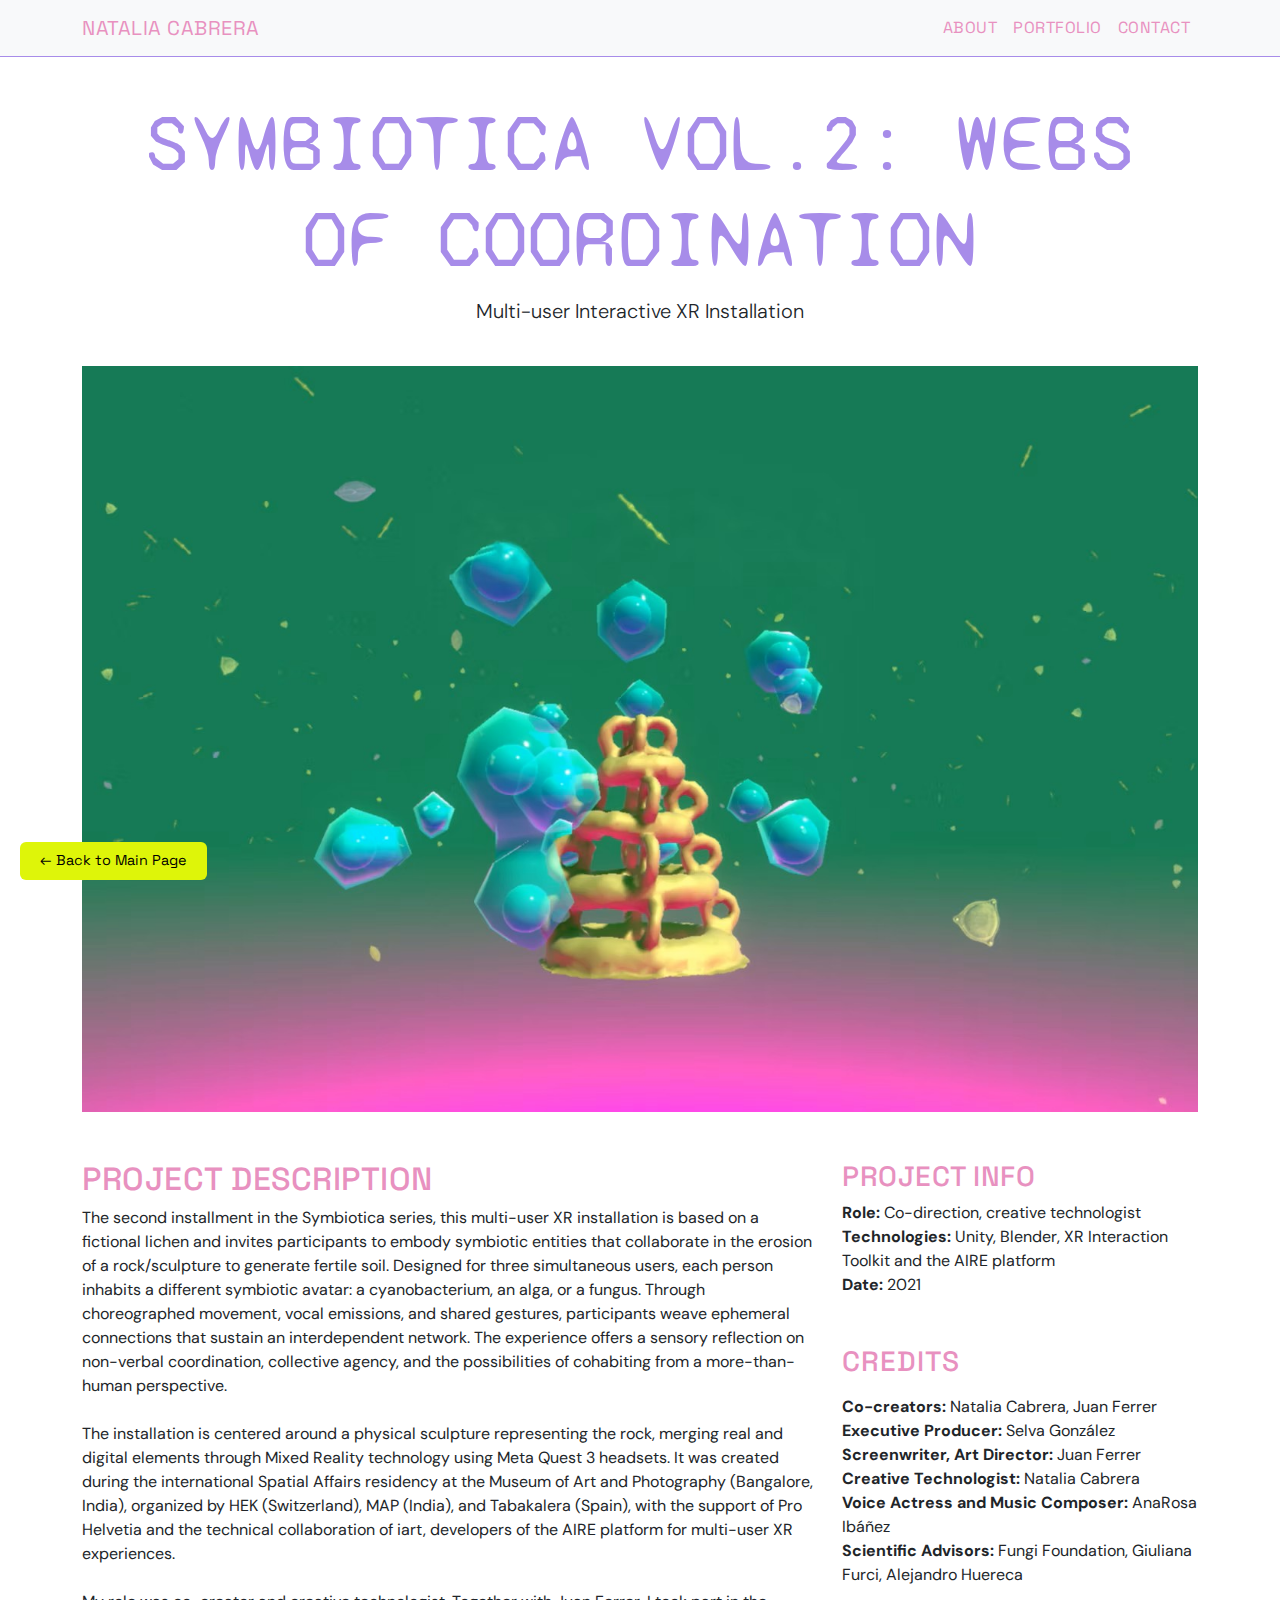
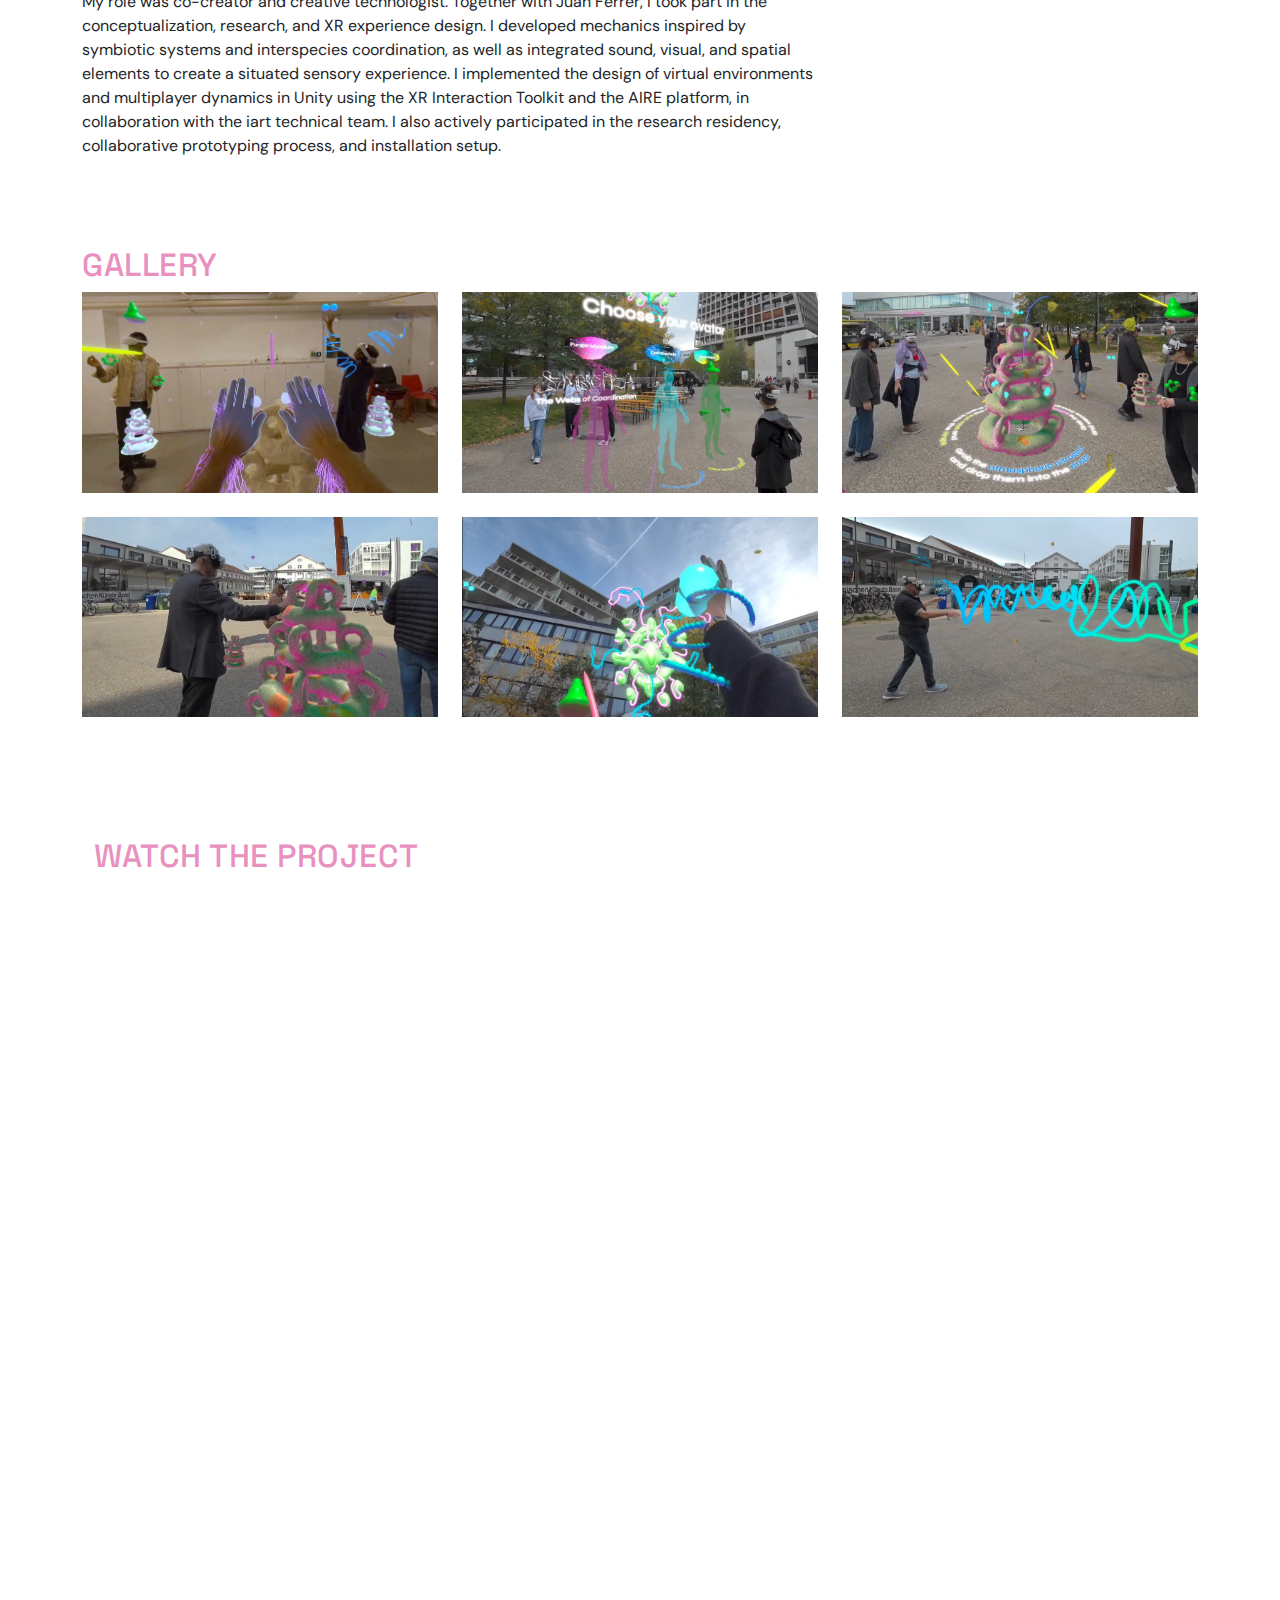
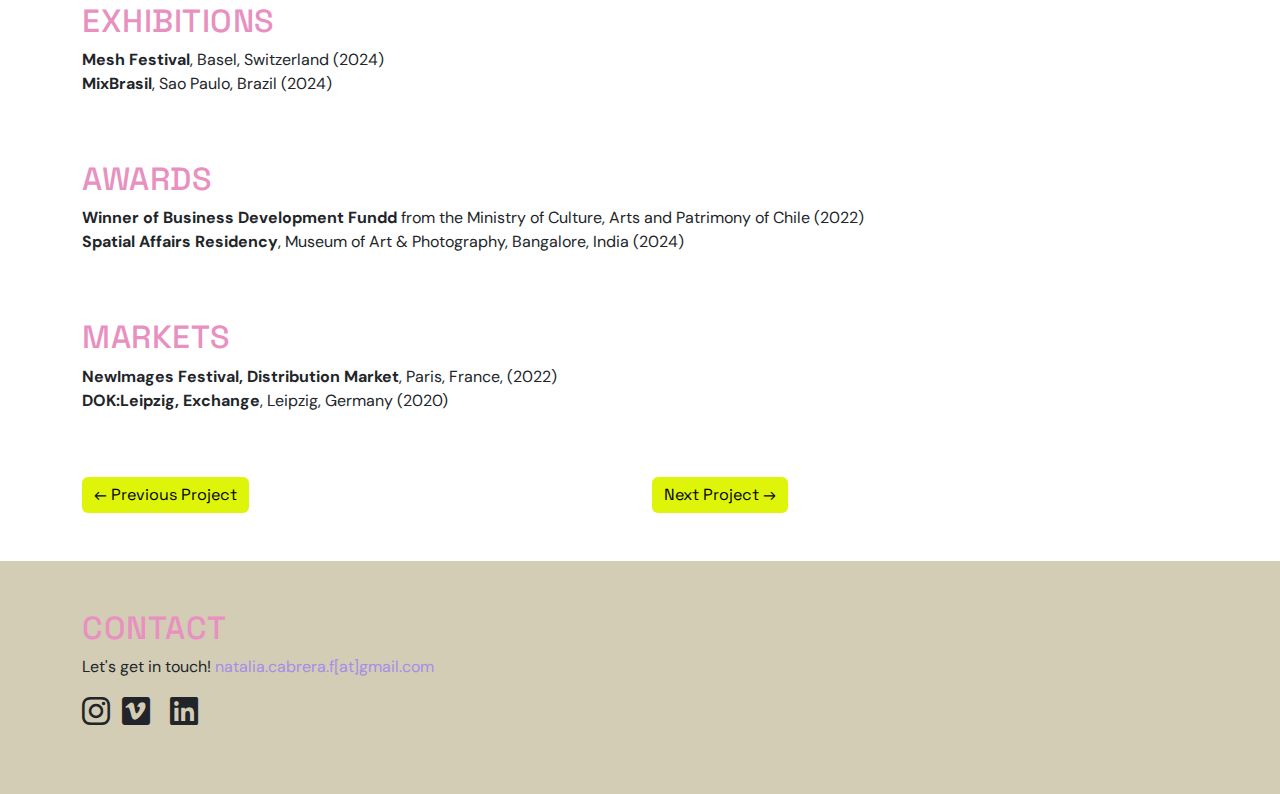
<file: symbiotica-vol2.html>
<!DOCTYPE html>
<html lang="en">
<head>
    <meta charset="UTF-8">
    <meta name="viewport" content="width=device-width, initial-scale=1.0">
    <title>Natalia Cabrera - Portfolio</title>
    <link href="https://cdn.jsdelivr.net/npm/bootstrap@5.3.3/dist/css/bootstrap.min.css" rel="stylesheet">
    <link rel="stylesheet" href="css/styles.css">
    <link rel="stylesheet" href="https://cdnjs.cloudflare.com/ajax/libs/font-awesome/6.5.0/css/all.min.css">

    <!--<script src="https://cdn.jsdelivr.net/npm/p5@1.11.5/lib/p5.js"></script>-->
    <script src="p5/sketch.js"></script>
    <style>
        @import url('https://fonts.googleapis.com/css2?family=Syne+Mono&family=DM+Sans:wght@400;500;700&family=Space+Grotesk:wght@400;600;700&display=swap');
    </style>
        
</head>

<!-- Project Page Template -->

<!-- Menu -->
<nav id="navbar" class="navbar navbar-expand-lg navbar-light bg-light fixed-top">
  <div class="container">
      <a class="navbar-brand" href="#">Natalia Cabrera</a>
      <button class="navbar-toggler" type="button" data-bs-toggle="collapse" data-bs-target="#navContent">
          <span class="navbar-toggler-icon"></span>
      </button>
      <div class="collapse navbar-collapse" id="navContent">
          <ul class="navbar-nav ms-auto">
              <li class="nav-item"><a class="nav-link" href="index.html#about">About</a></li>
              <li class="nav-item"><a class="nav-link" href="index.html#portfolio">Portfolio</a></li>
              <li class="nav-item"><a class="nav-link" href="index.html#contact">Contact</a></li>
          </ul>
      </div>
  </div>
</nav>

<section class="container py-5 mt-5">
    <!-- Project Header -->
    <div class="row mb-4">
      <div class="col-12 text-center">
        <h1 class="display-1 project-title">Symbiotica Vol.2: Webs of Coordination</h1>
        <p class="lead">Multi-user Interactive XR Installation </p>
      </div>
    </div>
  
    <!-- Main Image -->
    <div class="row mb-5">
      <div class="col-12">
        <img src="img/Symbiotica-vol2-2.jpeg" class="img-fluid w-100" alt="Main project image">
      </div>
    </div>
  
    <!-- Project Details -->
    <div class="row mb-5">
      <div class="col-md-8">
        <h2>Project Description</h2>
        <p>
          The second installment in the Symbiotica series, this multi-user XR installation is based on a fictional lichen and invites participants to embody symbiotic entities that collaborate in the erosion of a rock/sculpture to generate fertile soil. Designed for three simultaneous users, each person inhabits a different symbiotic avatar: a cyanobacterium, an alga, or a fungus. Through choreographed movement, vocal emissions, and shared gestures, participants weave ephemeral connections that sustain an interdependent network. The experience offers a sensory reflection on non-verbal coordination, collective agency, and the possibilities of cohabiting from a more-than-human perspective.
          <br></br>The installation is centered around a physical sculpture representing the rock, merging real and digital elements through Mixed Reality technology using Meta Quest 3 headsets. It was created during the international Spatial Affairs residency at the Museum of Art and Photography (Bangalore, India), organized by HEK (Switzerland), MAP (India), and Tabakalera (Spain), with the support of Pro Helvetia and the technical collaboration of iart, developers of the AIRE platform for multi-user XR experiences.
          <br></br>My role was co-creator and creative technologist. Together with Juan Ferrer, I took part in the conceptualization, research, and XR experience design. I developed mechanics inspired by symbiotic systems and interspecies coordination, as well as integrated sound, visual, and spatial elements to create a situated sensory experience. I implemented the design of virtual environments and multiplayer dynamics in Unity using the XR Interaction Toolkit and the AIRE platform, in collaboration with the iart technical team. I also actively participated in the research residency, collaborative prototyping process, and installation setup.
          <br></br>
            
        </p>
      </div>
      <div class="col-md-4 ">
        <h3>Project Info</h3>
        <ul class="list-unstyled">
          <li><strong>Role:</strong> Co-direction, creative technologist</li>
          <li><strong>Technologies:</strong> Unity, Blender, XR Interaction Toolkit and the AIRE platform</li>
          <li><strong>Date:</strong> 2021</li>
        </ul>
        <h3 class="section-title mt-5">Credits</h3>
        <ul class="list-unstyled">
            <li><strong>Co-creators:</strong> Natalia Cabrera, Juan Ferrer</li>
            <li><strong>Executive Producer:</strong> Selva González</li>
            <li><strong>Screenwriter, Art Director:</strong> Juan Ferrer</li>
            <li><strong>Creative Technologist:</strong> Natalia Cabrera</li>
            <li><strong>Voice Actress and Music Composer:</strong> AnaRosa Ibáñez</li>
            <li><strong>Scientific Advisors:</strong> Fungi Foundation, Giuliana Furci, Alejandro Huereca</li>
          </ul>
    
      </div>
    </div>
  
    <!-- Additional Images -->
    <div class="row mb-5">
      <div class="col-12">
        <h2>Gallery</h2>
      </div>
      <div class="col-md-4 mb-4">
        <img src="img/Symbiotica-vol2.JPG" class="img-fluid" alt="Project image 3">
      </div>
      <div class="col-md-4 mb-4">
        <img src="img/Symbiotica-vol2-6.jpg" class="img-fluid" alt="Project image 1">
      </div>
      <div class="col-md-4 mb-4">
        <img src="img/Symbiotica-vol2-5.jpg" class="img-fluid" alt="Project image 2">
      </div>
      <div class="col-md-4 mb-4">
        <img src="img/Symbiotica-vol2-2.jpg" class="img-fluid" alt="Project image 2">
      </div>
      <div class="col-md-4 mb-4">
        <img src="img/Symbiotica-vol2-3.jpg" class="img-fluid" alt="Project image 2">
      </div>
      <div class="col-md-4 mb-4">
        <img src="img/Symbiotica-vol2-4.jpg" class="img-fluid" alt="Project image 2">
      </div>



      <!-- Add more images as needed -->
    </div>
  
    <!-- Optional: Video Section -->
    <section id="project-video" class="container my-5">
        <h2 class="mb-3">Watch the Project</h2>
        <div class="ratio ratio-16x9">
          <iframe 
            src="https://player.vimeo.com/video/1083147794" 
            title="Project Video"
            allow="autoplay; fullscreen; picture-in-picture" 
            allowfullscreen>
          </iframe>
        </div>
      </section>

    <!-- Showcased At / Exhibitions Section -->
    <div class="row mb-5">
        <div class="col-12">
        <h2>Exhibitions</h2>
        <ul class="list-unstyled">
            <li><strong>Mesh Festival</strong>, Basel, Switzerland (2024)</li>
            <li><strong>MixBrasil</strong>, Sao Paulo, Brazil (2024)</li>
          </ul>

            <!-- Add more entries as needed -->
        </ul>
        </div>
    </div>

        <!-- Awards -->
        <div class="row mb-5">
          <div class="col-12">
          <h2>Awards</h2>
          <ul class="list-unstyled">
              <li><strong>Winner of Business Development Fundd</strong> from the Ministry of Culture, Arts and Patrimony of Chile (2022)</li>
              <li><strong>Spatial Affairs Residency</strong>, Museum of Art & Photography, Bangalore, India (2024)</li>
                <!-- Add more entries as needed -->
          </ul>
          </div>
      </div>

        <!-- Markets -->
        <div class="row mb-5">
          <div class="col-12">
          <h2>Markets</h2>
          <ul class="list-unstyled">
              <li><strong>NewImages Festival, Distribution Market</strong>, Paris, France, (2022)</li>
              <li><strong>DOK:Leipzig, Exchange</strong>, Leipzig, Germany (2020)</li>

              <!-- Add more entries as needed -->
          </ul>
          </div>
      </div>
    
<!-- Testimonials Section 
<div class="row mb-5">
  <div class="col-12">
    <h2>Testimonials</h2>
  </div>

  <!-- Testimonial 1 
  <div class="col-md-4">
    <blockquote class="blockquote">
      <p class="mb-0">"Hypha was able to find a powerful sweet spot for how XR could be used within educational contexts since it was the type of experience that is going to catalyze a lot of imagination and curiosity about the unique nature of the fungi kingdom."</p>
      <footer class="blockquote-footer">Kent Bye, <cite title="Source Title">Voices of VR</cite></footer>
    </blockquote>
  </div>

   Testimonial 2 
  <div class="col-md-4">
    <blockquote class="blockquote">
      <p class="mb-0">"One of the strangest experiences at Sundance 2020."</p>
      <footer class="blockquote-footer">Kyle Melnick, <cite title="Source Title">VR Scout</cite></footer>
    </blockquote>
  </div>

    Testimonial 3 
  <div class="col-md-4">
    <blockquote class="blockquote">
      <p class="mb-0">"The unique assemblage of body interactions work to emphasize the particular emotion associated with the narrative, whether it’s playfulness, loneliness, hope, or contentment."</p>
      <footer class="blockquote-footer">Andrea S. Kim, <cite title="Source Title">Indie Wire</cite></footer>
    </blockquote>
  </div>
</div>

-->
    <!-- Navigation Buttons -->
    <div class="row">
      <!-- previous project button--> 
      
      <div class="col-6 text-left">
        <a href="symbiotica-vol1.html" class="btn btn-outline-primary">&larr; Previous Project</a>
      </div> 
      <!-- next project button--> 
      <div class="col-6 text-right">
        <a href="profiles-of-the-disposed.html" class="btn btn-outline-primary">Next Project &rarr;</a>
      </div>
    </div>
    <a href="index.html" class="btn floating-back-btn">← Back to Main Page</a>
  </section>

  <!-- Contact -->
  <section id="contact" class="contact py-5 ">
    <div class="container">
        <h2>Contact</h2>
        <p>Let's get in touch! <a href="mailto:natalia.cabrera.f@gmail.com">natalia.cabrera.f[at]gmail.com</a>

        <p><a href="https://instagram.com/natalianonatalia" target="_blank" class="text-dark">
          <i class="fab fa-instagram fa-2x"></i>
        </a>
        <a href="https://vimeo.com/nataliacabrera" target="_blank" class="mx-2 text-dark">
          <i class="fab fa-vimeo fa-2x"></i>
        </a>
        <a href="https://linkedin.com/in/natalia-cabrera" target="_blank" class="mx-2 text-dark">
          <i class="fab fa-linkedin fa-2x"></i>
        </a>    </p>
    </div>
</section>

  <!--nav bar animation-->
<script src="https://cdn.jsdelivr.net/npm/bootstrap@5.3.3/dist/js/bootstrap.bundle.min.js"></script>
<script src="js/script.js"></script>
<script>
    let lastScrollTop = 0;
    const navbar = document.getElementById("navbar");
    const scrollThreshold = 300; // Adjust this value as needed
  
    window.addEventListener("scroll", function () {
      const scrollTop = window.pageYOffset || document.documentElement.scrollTop;
  
      if (scrollTop > lastScrollTop && scrollTop > scrollThreshold) {
        // Scrolling down past threshold
        navbar.style.top = `-${navbar.offsetHeight}px`;
      } else if (scrollTop + window.innerHeight < document.body.scrollHeight) {
        // Scrolling up
        navbar.style.top = "0";
      }
  
      lastScrollTop = scrollTop <= 0 ? 0 : scrollTop;
    });
  </script>

</html>
</file>
<file: css/styles.css>
/* === p5 container for the p5 sketch.js === */

#p5-container canvas {
    position: absolute !important;
    top: 0;
    left: 0;
    width: 100% !important;
    height: 100% !important;
    z-index: -1;
    pointer-events: none;
  }


/* === COLOR PALETTE VARIABLES === */
:root {
  --black: #000000;
  --pink: #E891C0;
  --beige: #D3CDB5;
  --lime: #DEF509;
  --lavender: #A78CE9;
  --skyblue: #8FA7ED;

  --font-name: 'Syne Mono', monospace;
  --font-heading: 'Space Grotesk', sans-serif;
  --font-body: 'DM Sans', sans-serif;
}

/* Apply Syne Mono ONLY to my name */
.my-name {
    font-family: 'Syne Mono', monospace !important;
    color: var(--lime) !important;
    letter-spacing: 1px;
    text-transform: uppercase;
  }

/* === GLOBAL STYLES === */
body {
  font-family: var(--font-body) !important; /* Ensures DM Sans is applied */
  scroll-behavior: smooth;
}

/* === HEADINGS & NAV === */
h1, h2, h3, .navbar-brand, .nav-link {
  font-family: var(--font-heading) !important;
  color: var(--pink) !important;
  text-transform: uppercase;
  letter-spacing: 0.5px;
}

/* === NAVBAR OVERRIDES === */
.navbar {
  background-color: var(--black);
  border-bottom: 1px solid var(--lavender);
}

.navbar-nav .nav-link:hover {
  color: var(--lime) !important;
  text-shadow: 0 0 5px var(--lime);
}

.navbar {
    transition: top 0.3s ease-in-out;
  }

/* === LINKS === */
a {
  color: var(--lavender);
  text-decoration: none;
}
a:hover {
  color: var(--lime);
  text-shadow: 0 0 5px var(--lime);
}

/* === BUTTON OVERRIDES === */
.btn {
  font-family: var(--font-heading);
  background-color: var(--lime);
  color: var(--black);
  border: none;
  transition: all 0.3s ease;
  box-shadow: none;
}

.btn:hover {
  background-color: var(--skyblue);
  color: var(--black);
  box-shadow: 0 0 10px var(--pink), 0 0 20px var(--lime);
}
.floating-back-btn {
    position: fixed;
    bottom: 20px;
    left: 20px;
    z-index: 999;
    padding: 0.5rem 1.25rem;
    font-size: 0.9rem;
  }
/* === SECTION LAYOUT === */
section {
  padding: 3rem 1.5rem;
}

/* === RESPONSIVE TYPOGRAPHY === */
@media (max-width: 768px) {
  h1 {
    font-size: 2rem;
  }
  h2 {
    font-size: 1.5rem;
  }
}
/* === RESPONSIVE cards === */
@media (max-width: 768px) {
    .portfolio-card {
      height: 200px;
    }
}


.about-photo {
    width: 100%;
    max-width: 400px;
    height: auto;
    border: 5px solid var(--lime);
    border-radius: 0 !important;
    box-shadow: 0 0 20px var(--lime);
    transition: transform 0.3s ease;
    object-fit: cover;
  }
  
  .section-title {
    font-family: var(--font-heading);
    color: var(--pink);
    text-transform: uppercase;
    letter-spacing: 1px;
    margin-bottom: 1rem;
  }
  
  .about-description {
    font-family: var(--font-body);
    color: var(--black);
    font-size: 1.1rem;
    line-height: 1.6;
  }

  .about-background{
    background-color: white;
    }

    .portfolio {
        background-color: white;
    }


  .portfolio-card {
    position: relative;
    border: none;
    height: 300px; /* Keeps the height fixed */
    min-height: 300px; /* Ensures the card is never smaller than 300px */
    overflow: hidden;
    cursor: pointer;
  }
  
  .portfolio-card .card-img {
    height: 100%;
    object-fit: cover;
    transition: filter 0.3s ease;
    filter: brightness(100%);
  }
  
  .portfolio-card:hover .card-img {
    filter: brightness(60%);
  }
  
  .portfolio-card .card-img-overlay {
    opacity: 0;
    transition: opacity 0.3s ease;
    background: rgba(0, 0, 0, 0.4); /* optional darker overlay */

    display: flex;
    flex-direction: column;
    justify-content: center;
    align-items: center;
    text-align: center;
    height: 100%;
    width: 100%;
    padding: 1rem;
  }
  
  .portfolio-card:hover .card-img-overlay {
    opacity: 1;
  }
  
  .portfolio-card 
  .portfolio-card .card-text {
    font-family: var(--font-body);
    color: var(--beige);
  }
  
  .card-title {
    font-family: 'Syne Mono', monospace !important;
    text-transform: uppercase;
    letter-spacing: 1px;
    font-size: 1.8rem; /* You can adjust this value */
    color: var(--lime)
  }

  @media (max-width: 768px) {
    .portfolio-card .card-img-overlay {
      opacity: 1 !important;
      background: rgba(0, 0, 0, 0.6); /* Optional: adds contrast so text is readable */
    }
  
    .portfolio-card:hover .card-img {
      filter: brightness(60%);
    }

    .card-text {
        font-family: var(--font-body);
        color: var(--beige);
    }
    .card-title {
        color: var(--lime) !important;
      }
    
  }

  /* Project Page Specific Styles */

.project-title {
    font-family: 'Syne mono', sans-serif !important;
    color: var(--lavender)!important;
    text-transform: uppercase;
    letter-spacing: 1px;
  }
  
  .project-description {
    font-family: 'DM Sans', sans-serif;
    color: var(--beige);
    line-height: 1.6;
  }

  .project-info ul {
    padding-left: 0;
  }
  
  .project-info li {
    margin-bottom: 0.5rem;
  }
  
  .gallery img {
    border: 2px solid var(--lavender);
    border-radius: 5px;
    transition: transform 0.3s ease;
  }
  
  .gallery img:hover {
    transform: scale(1.05);
  }
  
  #project-video h3 {
    font-weight: 600;
    color: var(--bs-primary);
  }

  /* Showcased At / Exhibitions Section */
.showcased-at ul {
    padding-left: 0;
  }
  
  .showcased-at li {
    margin-bottom: 0.5rem;
    font-family: 'DM Sans', sans-serif;
    color: var(--beige);
  }

  .contact {
    background-color: #D3CDB5;
  }

  .blockquote-footer {
    margin-top: 1rem;
  }
</file>
